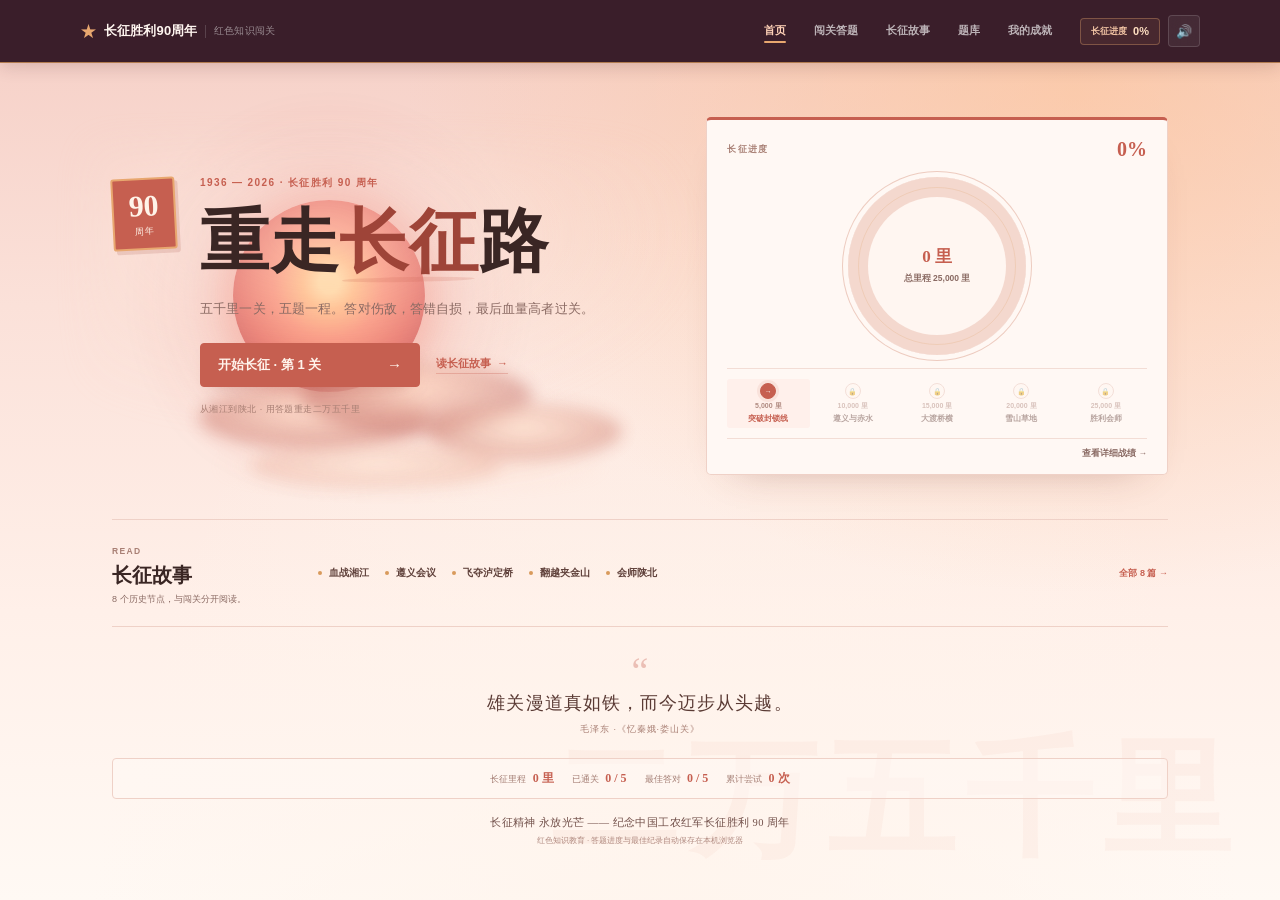
<file: index.html>
<!DOCTYPE html>
<html lang="zh-CN">
<head>
  <meta charset="UTF-8">
  <meta name="viewport" content="width=device-width, initial-scale=1, viewport-fit=cover">
  <meta name="theme-color" content="#3a1e2a">
  <meta name="description" content="重走长征路 · 长征胜利 90 周年知识闯关：五关长征进度、50 血答题对战、长征故事与战绩。">
  <title>重走长征路 · 长征胜利 90 周年知识闯关</title>
  <link rel="icon" href="assets/favicon.svg" type="image/svg+xml">
  <link rel="stylesheet" href="css/style.css">
  <link rel="stylesheet" href="css/campaign.css">
  <link rel="stylesheet" href="css/site.css">
  <link rel="stylesheet" href="css/home.css">
</head>
<body data-page="home">
  <div class="home-page" id="screen-home">
    <header class="home-nav">
      <div class="home-nav__inner">
        <a class="home-brand" href="index.html">
          <span>★</span>
          <b>长征胜利90周年</b>
          <em>红色知识闯关</em>
        </a>

        <nav class="home-nav__links site-links" aria-label="站点导航">
          <a href="index.html" data-page="home">首页</a>
          <a href="game.html?level=1" data-page="game" data-start-link>闯关答题</a>
          <a href="story.html" data-page="story">长征故事</a>
          <a href="bank.html" data-page="bank">题库</a>
          <a href="records.html" data-page="records">我的成就</a>
        </nav>

        <div class="home-nav__right">
          <a class="nav-progress" href="records.html">
            <span>长征进度</span><b id="nav-progress">0%</b>
          </a>
          <button class="sound-toggle" id="sound-toggle" type="button" aria-label="关闭音效">🔊</button>
        </div>
      </div>
    </header>

    <div class="home-watermark" aria-hidden="true">二万五千里</div>

    <main class="home-main">
      <section class="hero" aria-labelledby="hero-title">
        <div class="hero-copy">
          <div class="home-sun" id="home-sun" aria-hidden="true"></div>
          <div class="home-mist" aria-hidden="true"></div>
          <div class="home-sun-clouds" aria-hidden="true">
            <span></span><span></span><span></span><span></span>
          </div>
          <div class="hero-seal" aria-hidden="true">
            <b>90</b><span>周年</span>
          </div>
          <p class="hero-kicker">1936 — 2026 · 长征胜利 90 周年</p>
          <h1 class="hero-title" id="hero-title">重走<em>长征</em>路</h1>
          <p class="hero-sub">五千里一关，五题一程。答对伤敌，答错自损，最后血量高者过关。</p>
          <div class="hero-actions">
            <a class="btn-home" href="game.html?level=1" data-start-link>
              <span id="start-label">开始长征 · 第 1 关</span><b aria-hidden="true">→</b>
            </a>
            <a class="hero-link" href="story.html">读长征故事 <span aria-hidden="true">→</span></a>
          </div>
          <p class="hero-note">从湘江到陕北 · 用答题重走二万五千里</p>
        </div>

        <aside class="progress-card" aria-label="长征进度">
          <div class="progress-card__head">
            <span class="eyebrow">长征进度</span>
            <b id="progress-percent">0%</b>
          </div>

          <div class="progress-dial" id="progress-dial" style="--progress: 0">
            <div class="progress-dial__inner">
              <strong id="progress-distance">0 / 25,000 里</strong>
              <span id="progress-current">当前 · 第 1 关</span>
            </div>
          </div>

          <div class="milestones" id="milestones"></div>

          <a class="progress-more" href="records.html">查看详细战绩 →</a>
        </aside>
      </section>

      <section class="story-section" aria-labelledby="story-heading">
        <div class="story-section__head">
          <span class="eyebrow">READ</span>
          <h2 id="story-heading">长征故事</h2>
          <p>8 个历史节点，与闯关分开阅读。</p>
        </div>
        <div class="story-links">
          <a href="story.html?id=xiangjiang">血战湘江</a>
          <a href="story.html?id=zunyi">遵义会议</a>
          <a href="story.html?id=luding">飞夺泸定桥</a>
          <a href="story.html?id=jiajinshan">翻越夹金山</a>
          <a href="story.html?id=huining">会师陕北</a>
        </div>
        <a class="story-section__all" href="story.html">全部 8 篇 →</a>
      </section>

      <section class="home-quote" aria-label="长征诗句">
        <span class="home-quote__mark" aria-hidden="true">“</span>
        <p>雄关漫道真如铁，而今迈步从头越。</p>
        <small>毛泽东 ·《忆秦娥·娄山关》</small>
      </section>

      <footer class="home-footer">
        <div class="footer-stats" aria-label="长征数据">
          <span>长征里程 <b id="stat-distance">0 里</b></span>
          <span>已通关 <b id="stat-cleared">0 / 5</b></span>
          <span>最佳答对 <b id="stat-best">0 / 5</b></span>
          <span>累计尝试 <b id="stat-attempts">0 次</b></span>
        </div>
        <p>长征精神 永放光芒 —— 纪念中国工农红军长征胜利 90 周年</p>
        <small>红色知识教育 · 答题进度与最佳纪录自动保存在本机浏览器</small>
      </footer>
    </main>
  </div>

  <div class="toast" id="toast" role="status" aria-live="polite"></div>

  <script src="js/questions.js"></script>
  <script src="js/stories.js"></script>
  <script src="js/site.js"></script>
  <script src="js/home.js"></script>
</body>
</html>
</file>
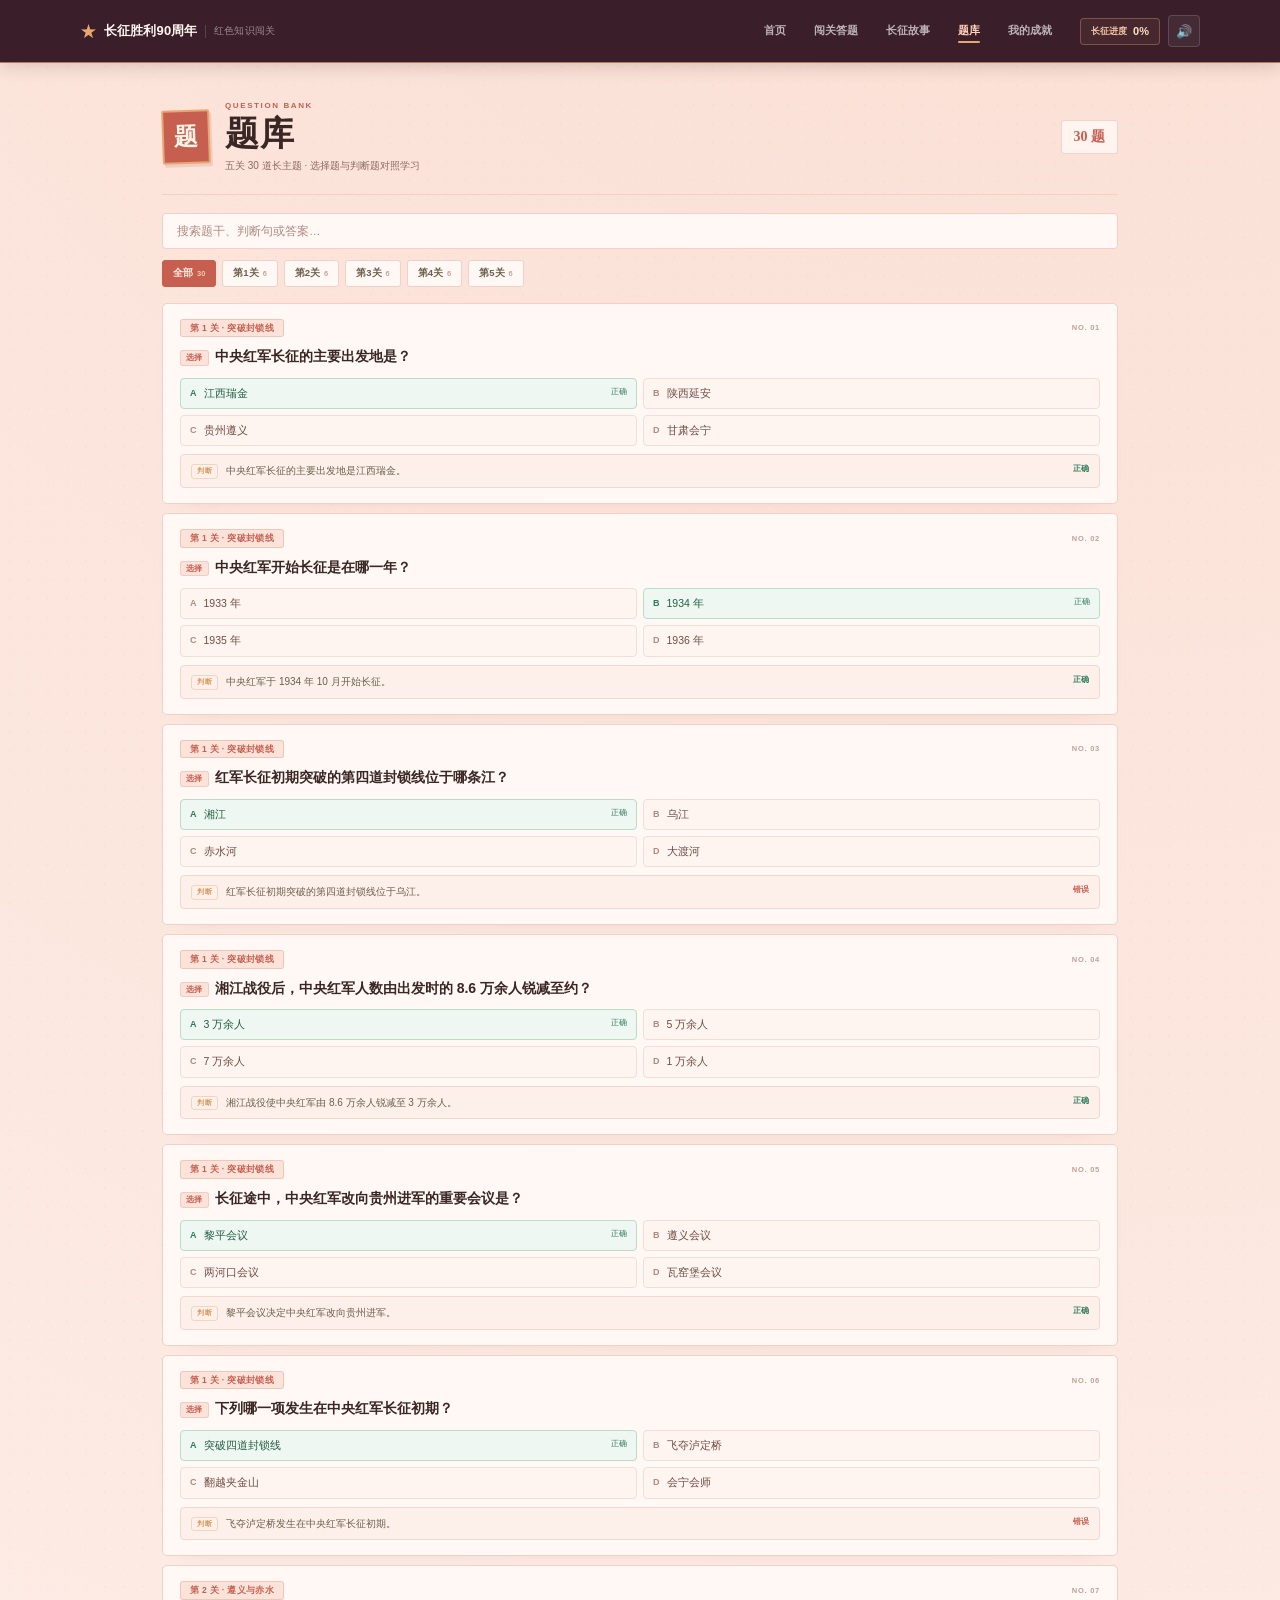
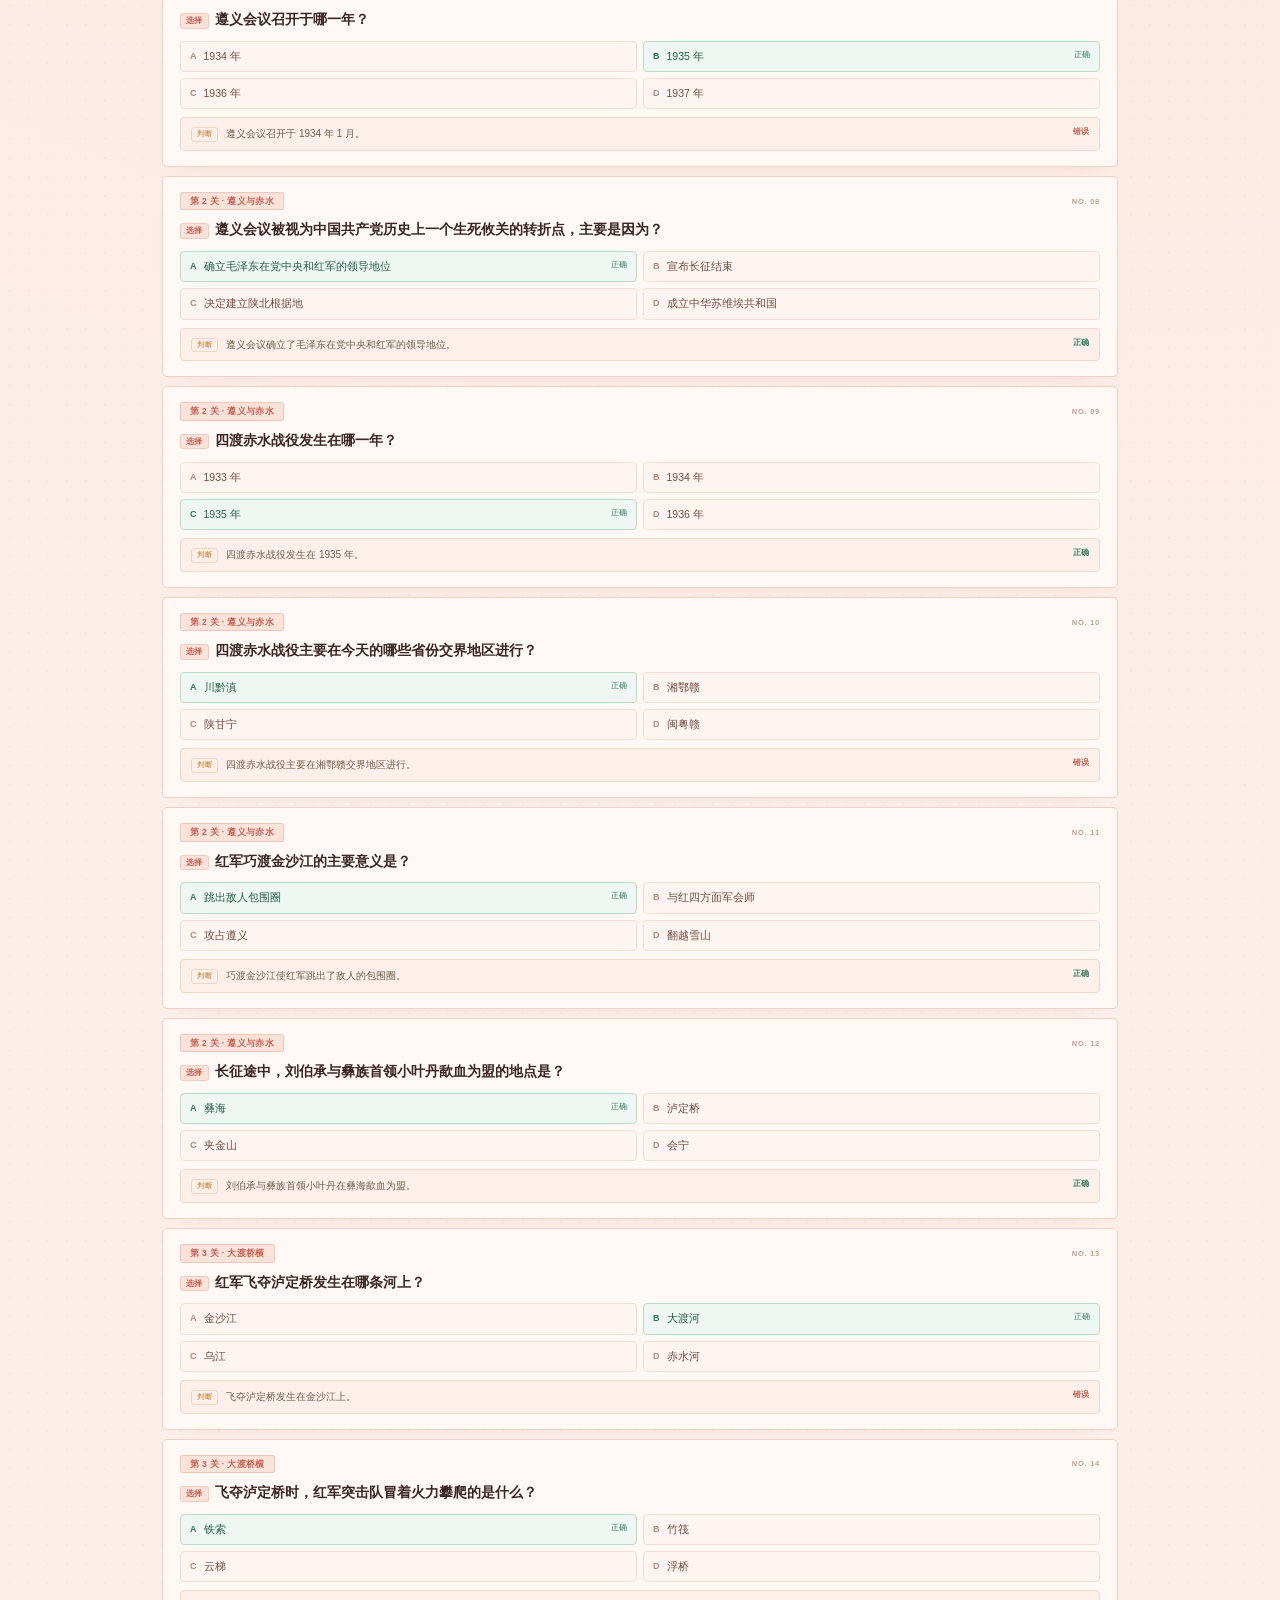
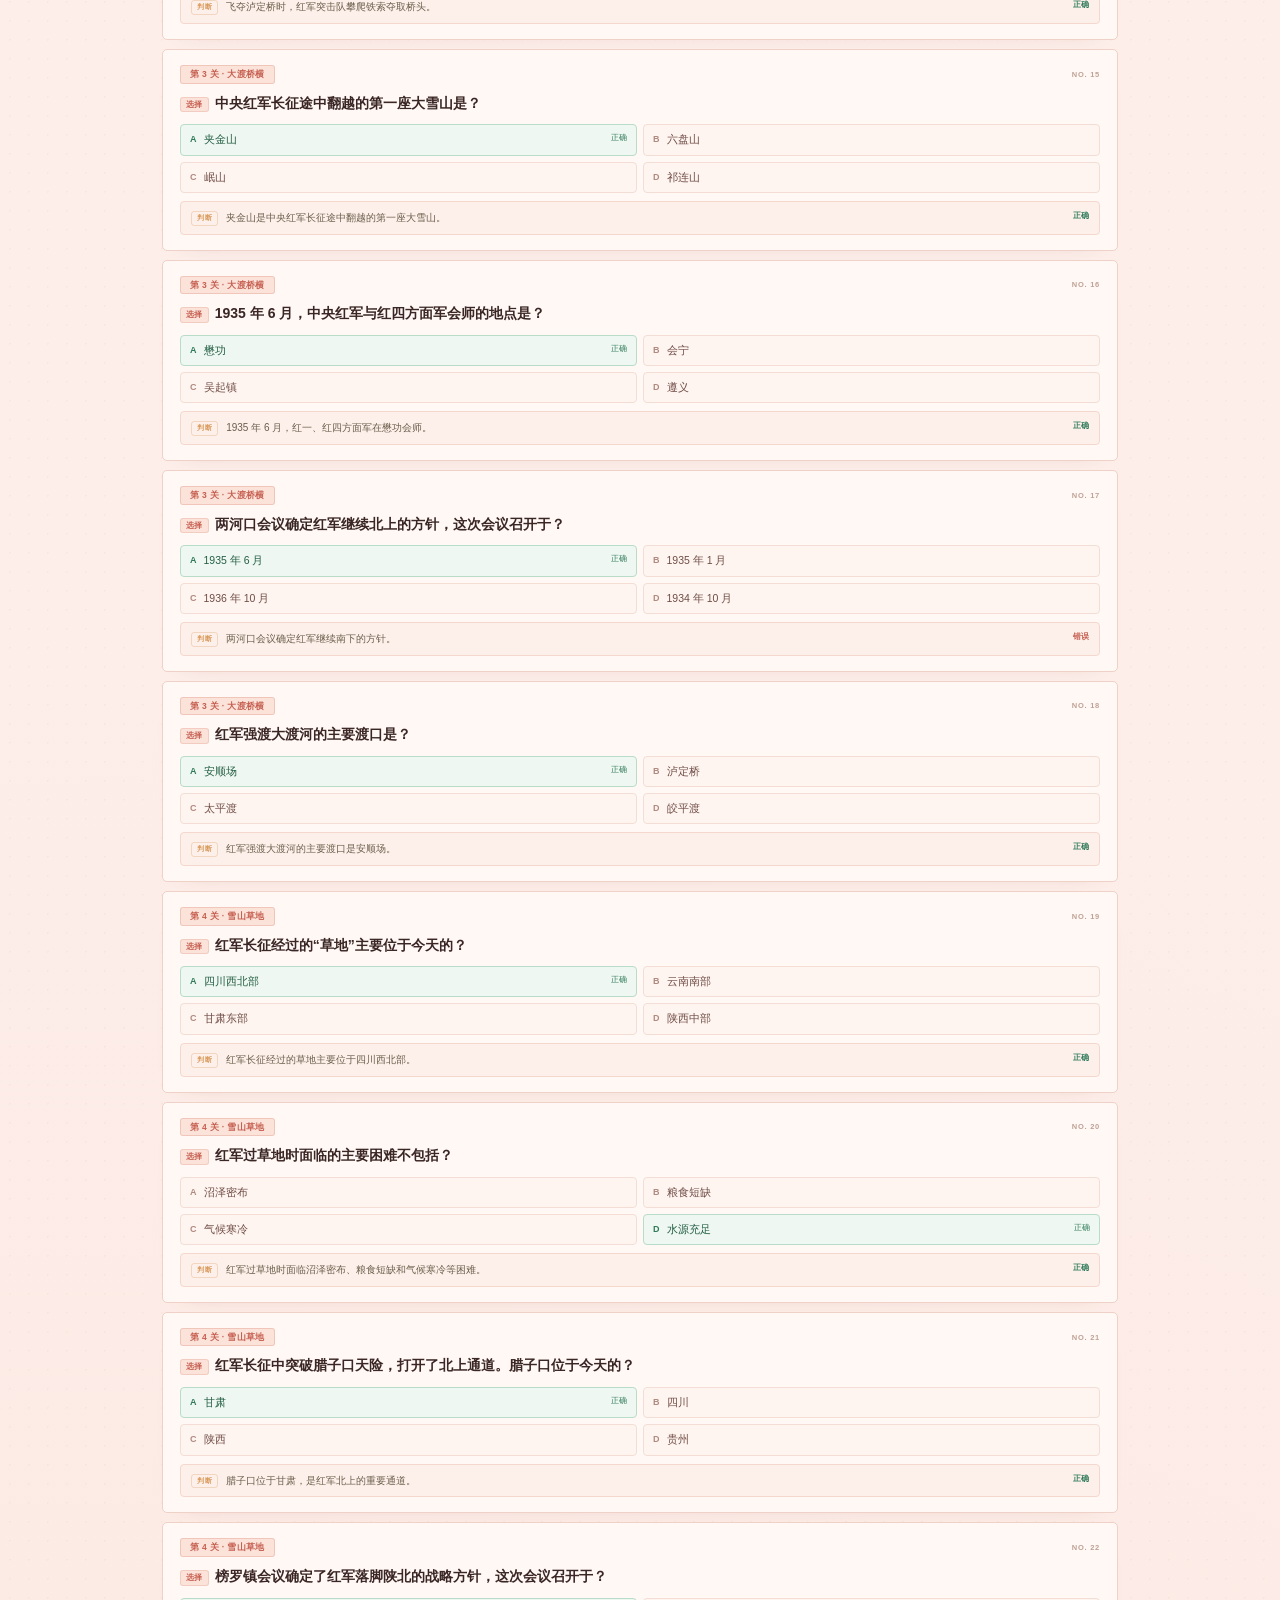
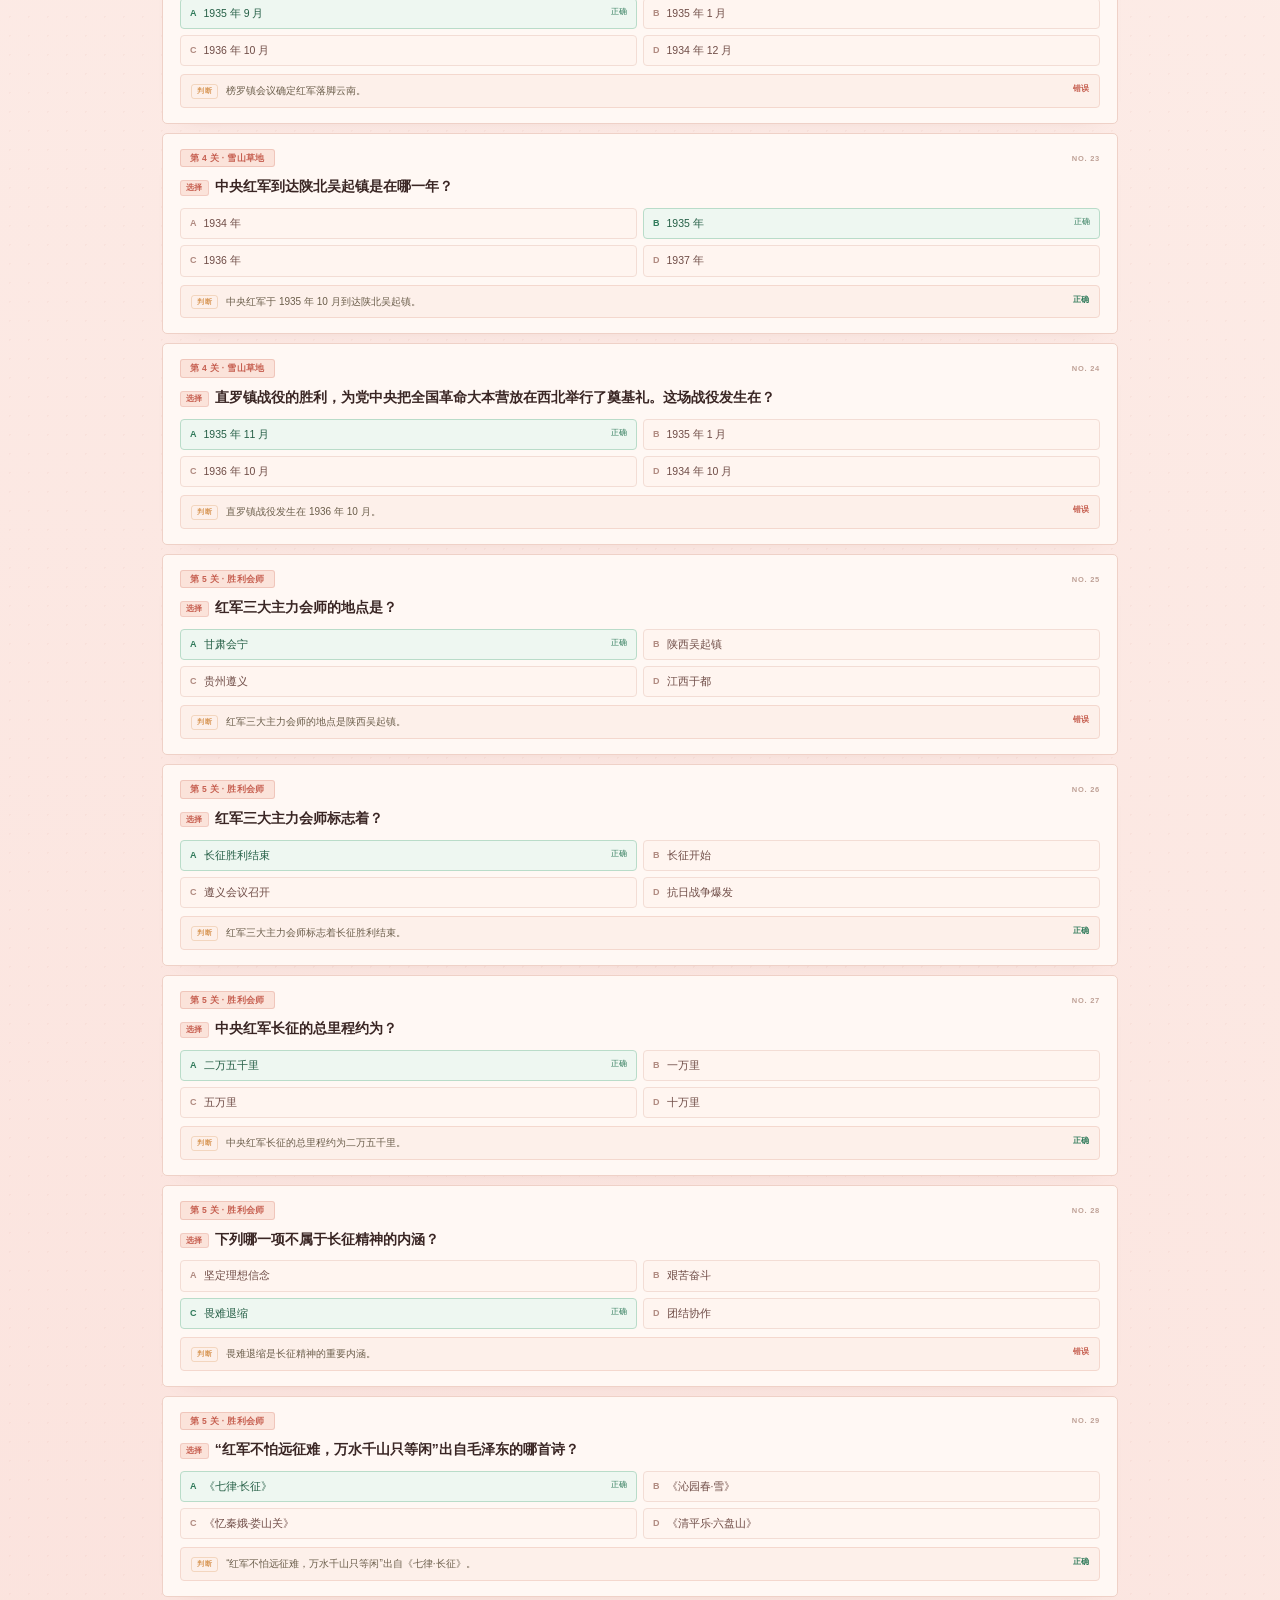
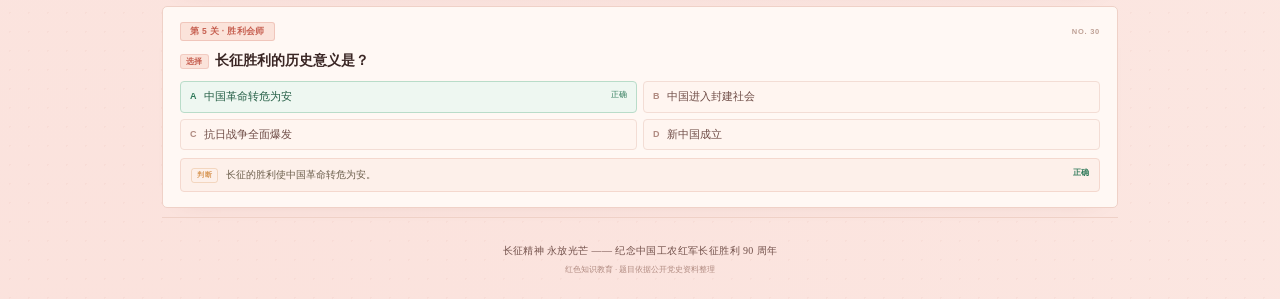
<file: bank.html>
<!DOCTYPE html>
<html lang="zh-CN">
<head>
  <meta charset="UTF-8">
  <meta name="viewport" content="width=device-width, initial-scale=1, viewport-fit=cover">
  <meta name="theme-color" content="#3a1e2a">
  <meta name="description" content="长征问答题库：五关 30 道长征知识题，选择题与判断题对照学习。">
  <title>题库 · 长征问答</title>
  <link rel="icon" href="assets/favicon.svg" type="image/svg+xml">
  <link rel="stylesheet" href="css/style.css">
  <link rel="stylesheet" href="css/campaign.css">
  <link rel="stylesheet" href="css/site.css">
  <link rel="stylesheet" href="css/home.css">
  <link rel="stylesheet" href="css/light.css">
</head>
<body data-page="bank">
  <div class="light-page" id="screen-bank">
    <header class="home-nav">
      <div class="home-nav__inner">
        <a class="home-brand" href="index.html">
          <span>★</span>
          <b>长征胜利90周年</b>
          <em>红色知识闯关</em>
        </a>

        <nav class="home-nav__links site-links" aria-label="站点导航">
          <a href="index.html" data-page="home">首页</a>
          <a href="game.html?level=1" data-page="game" data-start-link>闯关答题</a>
          <a href="story.html" data-page="story">长征故事</a>
          <a href="bank.html" data-page="bank">题库</a>
          <a href="records.html" data-page="records">我的成就</a>
        </nav>

        <div class="home-nav__right">
          <a class="nav-progress" href="records.html">
            <span>长征进度</span><b id="nav-progress">0%</b>
          </a>
          <button class="sound-toggle" id="sound-toggle" type="button" aria-label="关闭音效">🔊</button>
        </div>
      </div>
    </header>

    <main class="light-main">
      <header class="light-head">
        <div class="light-seal" aria-hidden="true">题</div>
        <div class="light-head__text">
          <span class="light-kicker">QUESTION BANK</span>
          <h1>题库</h1>
          <p>五关 30 道长主题 · 选择题与判断题对照学习</p>
        </div>
        <div class="light-count" id="bank-count">30 题</div>
      </header>

      <div class="bank-tools">
        <input id="bank-search" type="search" placeholder="搜索题干、判断句或答案…" autocomplete="off" aria-label="搜索题库">
        <div class="chips" id="bank-cats"></div>
      </div>

      <div class="bank-list" id="bank-list"></div>
      <p class="bank-empty is-hidden" id="bank-empty">没有找到匹配的题目</p>

      <footer class="light-foot">
        <p>长征精神 永放光芒 —— 纪念中国工农红军长征胜利 90 周年</p>
        <small>红色知识教育 · 题目依据公开党史资料整理</small>
      </footer>
    </main>
  </div>

  <div class="toast" id="toast" role="status" aria-live="polite"></div>

  <script src="js/questions.js"></script>
  <script src="js/site.js"></script>
  <script src="js/bank.js"></script>
</body>
</html>
</file>
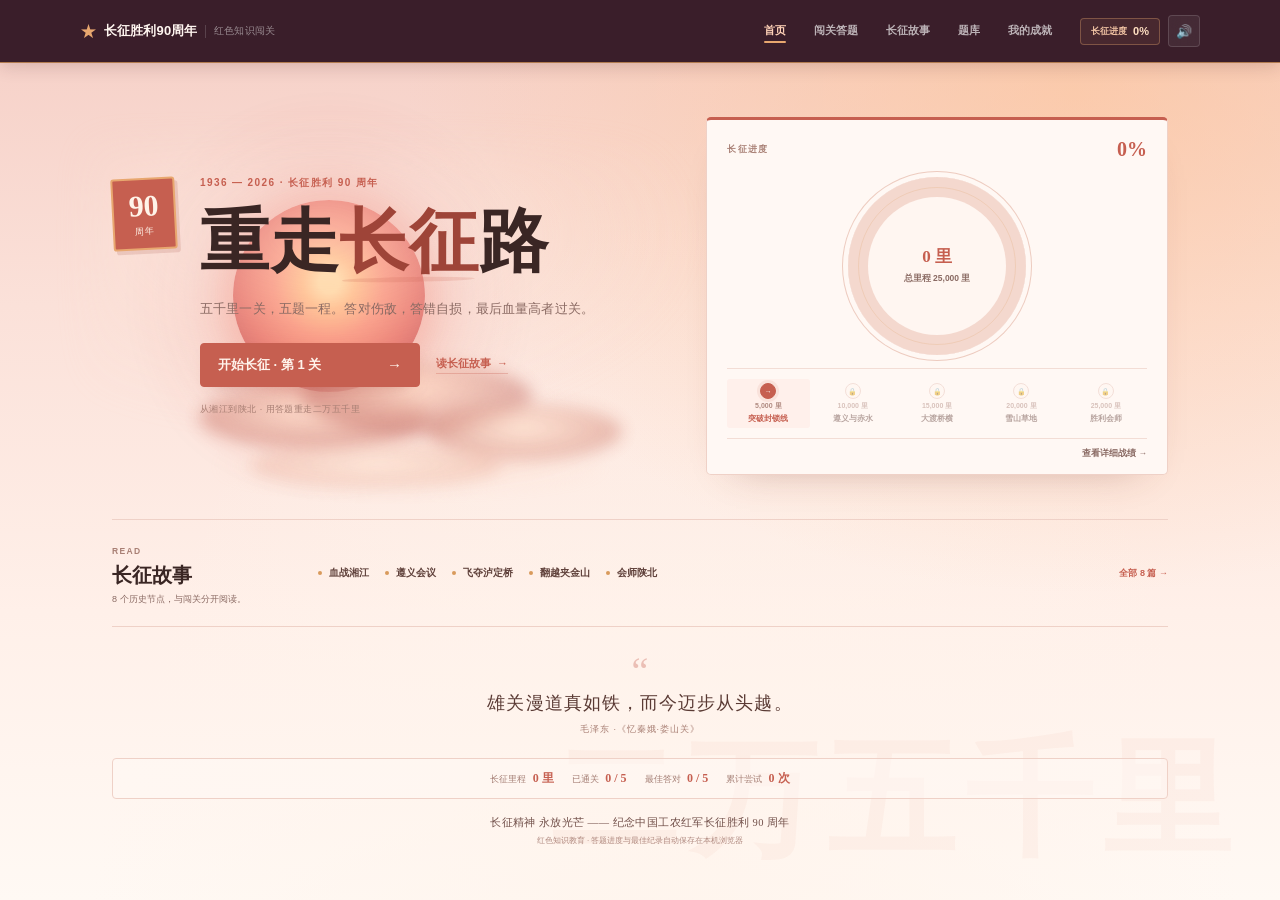
<file: game.html>
<!DOCTYPE html>
<html lang="zh-CN">
<head>
  <meta charset="UTF-8">
  <meta name="viewport" content="width=device-width, initial-scale=1, viewport-fit=cover">
  <meta name="theme-color" content="#070a16">
  <meta name="robots" content="noindex">
  <title>关卡对战 · 长征问答</title>
  <link rel="icon" href="assets/favicon.svg" type="image/svg+xml">
  <link rel="stylesheet" href="css/style.css">
  <link rel="stylesheet" href="css/campaign.css">
  <link rel="stylesheet" href="css/salute.css">
  <link rel="stylesheet" href="css/site.css">
</head>
<body data-page="game">
  <canvas id="confetti" aria-hidden="true"></canvas>
  <button class="sound-toggle" id="sound-toggle" type="button" aria-label="关闭音效">🔊</button>

  <!-- ═══════════ 对战 ═══════════ -->
  <section class="screen screen--battle is-active" id="battle-view">
    <div class="battle-bg" aria-hidden="true"><img id="battle-bg-img" src="assets/battle-sunrise.svg" alt=""></div>
    <div class="battle-veil" aria-hidden="true"></div>

    <div class="battle-inner">
      <div class="battle-topbar">
        <a class="icon-btn" href="index.html"><span>←</span> 撤离</a>
        <div class="battle-brand" id="level-label">第 1 关 · 5,000 里</div>
        <div class="round-dots" id="round-dots" aria-label="题目进度"></div>
      </div>

      <header class="hud">
        <div class="player-card p1" id="hud-p1">
          <div class="avatar avatar--hero" aria-hidden="true"></div>
          <div class="player-info">
            <div class="player-name-row">
              <span class="player-name" id="name-p1">红军 · 星火</span>
            </div>
            <div class="hp-row">
              <div class="hp-track"><div class="hp-fill" id="hp-fill-p1"></div></div>
              <span class="hp-num" id="hp-num-p1">50</span>
            </div>
            <div class="player-status" id="status-p1">准备作答</div>
          </div>
        </div>

        <div class="hud-center">
          <div class="round-tag" id="round-tag">第 1 / 5 题</div>
          <div class="timer" id="timer">
            <svg viewBox="0 0 80 80" aria-hidden="true">
              <circle class="timer-track" cx="40" cy="40" r="34"></circle>
              <circle class="timer-bar" id="timer-bar" cx="40" cy="40" r="34"></circle>
            </svg>
            <span class="timer-num" id="timer-num">12</span>
          </div>
        </div>

        <div class="player-card p2" id="hud-p2">
          <div class="avatar avatar--enemy" aria-hidden="true"></div>
          <div class="player-info">
            <div class="player-name-row">
              <span class="player-name" id="name-p2">湘江追兵</span>
            </div>
            <div class="hp-row">
              <div class="hp-track"><div class="hp-fill" id="hp-fill-p2"></div></div>
              <span class="hp-num" id="hp-num-p2">50</span>
            </div>
            <div class="player-status" id="status-p2">据险阻击</div>
          </div>
        </div>
      </header>

      <main class="arena">
        <div class="question-card" id="question-card">
          <div class="qmeta">
            <div class="qmeta-left">
              <span class="chip" id="q-chip">选择题</span>
              <span class="q-stage" id="q-stage">出发</span>
            </div>
            <span class="q-index" id="q-index">第 1 / 5 题</span>
          </div>
          <h2 class="question-text" id="q-text">题目加载中…</h2>
        </div>

        <div class="options" id="option-list"></div>
        <div class="feedback" id="feedback" aria-live="polite"></div>
      </main>

      <div class="scene-label" id="scene-label">长征路 · 血战湘江</div>
    </div>

    <div class="fx-layer" id="fx-layer" aria-hidden="true"></div>
  </section>

  <!-- ═══════════ 结算 ═══════════ -->
  <section class="screen screen--result" id="result-view">
    <div class="result-bg" aria-hidden="true"><img id="result-bg-img" src="assets/battle-sunrise.svg" alt=""></div>
    <div class="result-veil" aria-hidden="true"></div>

    <div class="result-card" id="result-card">
      <div class="result-emoji" id="result-emoji">🏆</div>
      <div class="result-kicker" id="result-kicker">关卡结算</div>
      <h2 class="result-title" id="result-title">关卡通过</h2>
      <p class="result-sub" id="result-sub">我方兵力高于敌方，成功突围</p>

      <div class="best-banner is-hidden" id="best-banner">🎉 刷新本关最佳纪录</div>

      <div class="final-score">
        <div class="final-side p1">
          <span id="final-name-1">红军 · 星火</span>
          <strong id="final-hp-1">30</strong>
          <small>我方剩余兵力</small>
        </div>
        <div class="final-vs">VS</div>
        <div class="final-side p2">
          <span id="final-name-2">湘江追兵</span>
          <strong id="final-hp-2">20</strong>
          <small>敌方剩余兵力</small>
        </div>
      </div>

      <div class="stat-table stat-table--single" id="stat-table"></div>

      <div class="result-actions">
        <button class="btn-primary" id="btn-next" type="button">前往下一关</button>
        <button class="btn-ghost" id="btn-menu" type="button">返回关卡地图</button>
      </div>
      <p class="result-saved" id="result-saved">本关最佳成绩已保存</p>
      <button class="salute-replay is-hidden" id="btn-salute-replay" type="button">🎖 再看一次敬礼</button>
    </div>
  </section>

  <!-- ═══════════ 红军敬礼动画 ═══════════ -->
  <div class="salute-overlay is-hidden" id="salute-overlay" role="dialog" aria-modal="true" aria-labelledby="salute-title" aria-hidden="true">
    <div class="salute-glow" aria-hidden="true"></div>
    <div class="salute-panel">
      <div class="salute-kicker" id="salute-kicker">LEVEL CLEARED · 长征问答</div>
      <img class="salute-figure" id="salute-figure" src="assets/salute.svg" alt="红军战士向长征致敬">
      <h2 class="salute-title" id="salute-title">关卡通过</h2>
      <p class="salute-sub" id="salute-sub">向长征路上的英雄致敬</p>
      <button class="btn-primary btn-small" id="salute-close" type="button">继续前进</button>
    </div>
  </div>

  <div class="toast" id="toast" role="status" aria-live="polite"></div>

  <script src="js/questions.js"></script>
  <script src="js/site.js"></script>
  <script src="js/game.js"></script>
</body>
</html>
</file>
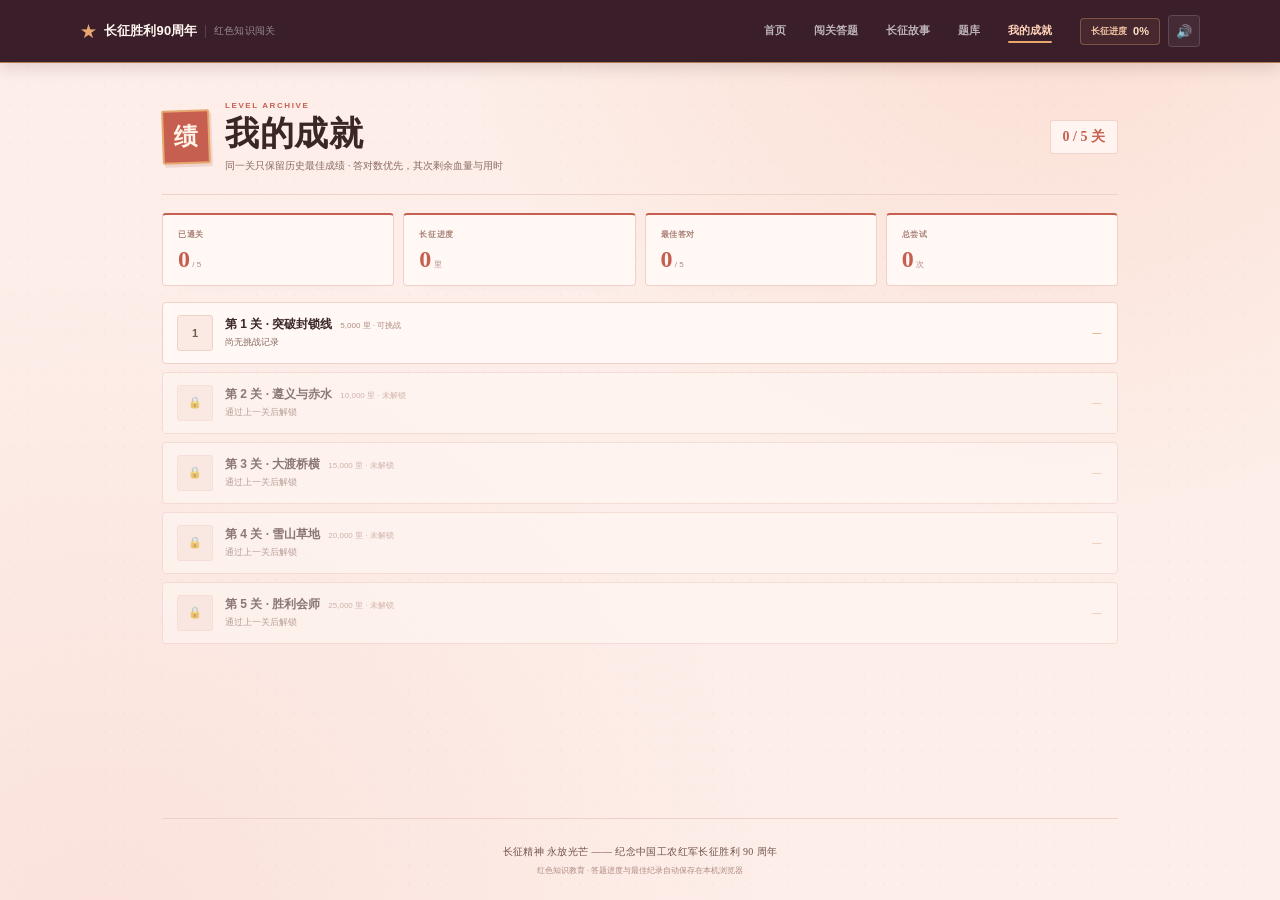
<file: records.html>
<!DOCTYPE html>
<html lang="zh-CN">
<head>
  <meta charset="UTF-8">
  <meta name="viewport" content="width=device-width, initial-scale=1, viewport-fit=cover">
  <meta name="theme-color" content="#3a1e2a">
  <meta name="description" content="长征问答关卡战绩：查看每关最高答对数、通关状态与尝试次数。">
  <title>关卡战绩 · 长征问答</title>
  <link rel="icon" href="assets/favicon.svg" type="image/svg+xml">
  <link rel="stylesheet" href="css/style.css">
  <link rel="stylesheet" href="css/campaign.css">
  <link rel="stylesheet" href="css/site.css">
  <link rel="stylesheet" href="css/home.css">
  <link rel="stylesheet" href="css/light.css">
</head>
<body data-page="records">
  <div class="light-page" id="screen-records">
    <header class="home-nav">
      <div class="home-nav__inner">
        <a class="home-brand" href="index.html">
          <span>★</span>
          <b>长征胜利90周年</b>
          <em>红色知识闯关</em>
        </a>

        <nav class="home-nav__links site-links" aria-label="站点导航">
          <a href="index.html" data-page="home">首页</a>
          <a href="game.html?level=1" data-page="game" data-start-link>闯关答题</a>
          <a href="story.html" data-page="story">长征故事</a>
          <a href="bank.html" data-page="bank">题库</a>
          <a href="records.html" data-page="records">我的成就</a>
        </nav>

        <div class="home-nav__right">
          <a class="nav-progress" href="records.html">
            <span>长征进度</span><b id="nav-progress">0%</b>
          </a>
          <button class="sound-toggle" id="sound-toggle" type="button" aria-label="关闭音效">🔊</button>
        </div>
      </div>
    </header>

    <main class="light-main">
      <header class="light-head">
        <div class="light-seal" aria-hidden="true">绩</div>
        <div class="light-head__text">
          <span class="light-kicker">LEVEL ARCHIVE</span>
          <h1>我的成就</h1>
          <p>同一关只保留历史最佳成绩 · 答对数优先，其次剩余血量与用时</p>
        </div>
        <div class="light-count" id="records-count">0 / 5 关</div>
      </header>

      <div class="record-summary" id="record-summary"></div>
      <div class="record-list" id="record-list"></div>

      <button class="btn-clear" id="btn-reset-progress" type="button">重置长征进度</button>

      <footer class="light-foot">
        <p>长征精神 永放光芒 —— 纪念中国工农红军长征胜利 90 周年</p>
        <small>红色知识教育 · 答题进度与最佳纪录自动保存在本机浏览器</small>
      </footer>
    </main>
  </div>

  <div class="toast" id="toast" role="status" aria-live="polite"></div>

  <script src="js/questions.js"></script>
  <script src="js/site.js"></script>
  <script src="js/records.js"></script>
</body>
</html>
</file>
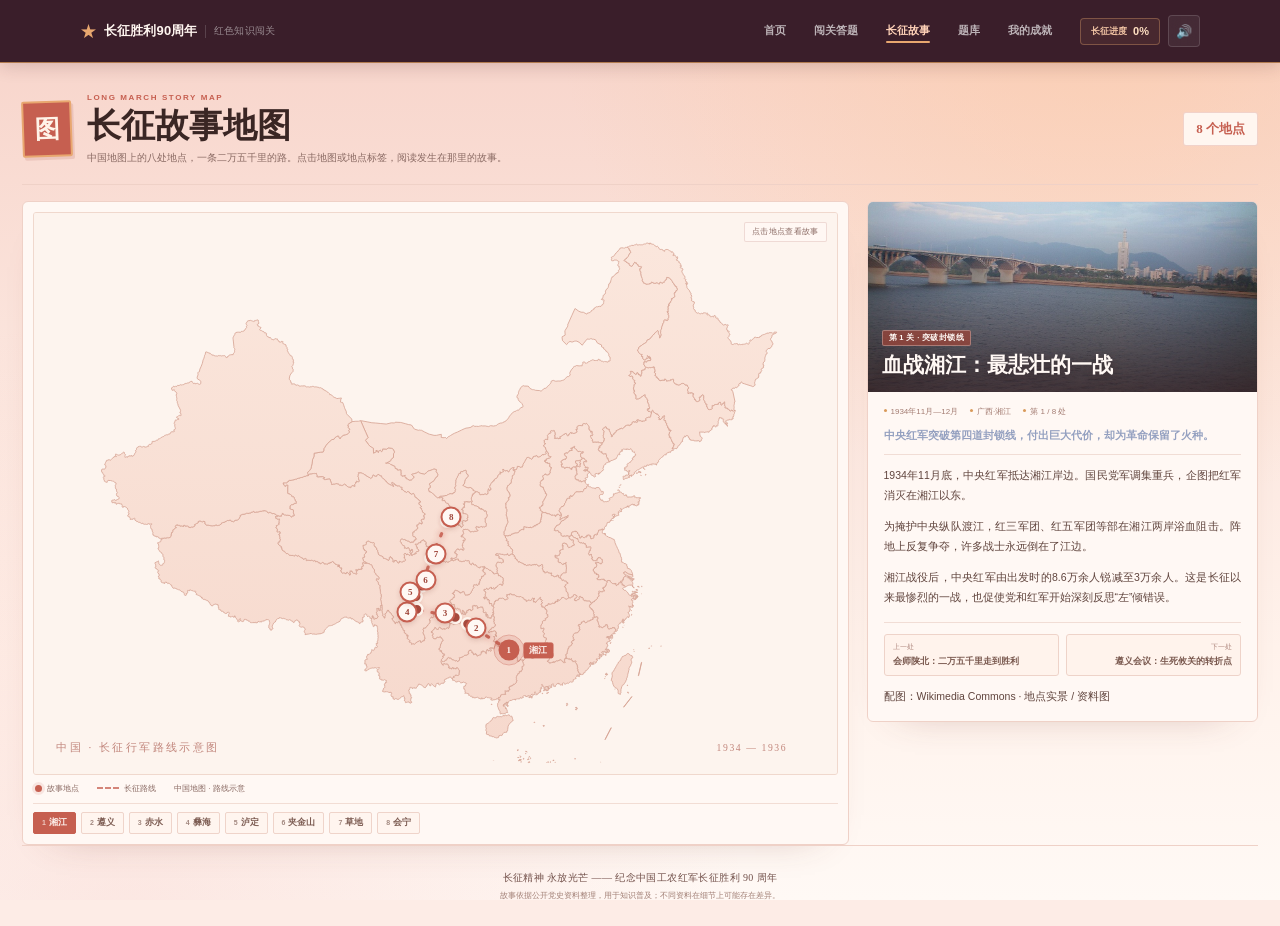
<file: story.html>
<!DOCTYPE html>
<html lang="zh-CN">
<head>
  <meta charset="UTF-8">
  <meta name="viewport" content="width=device-width, initial-scale=1, viewport-fit=cover">
  <meta name="theme-color" content="#3a1e2a">
  <meta name="description" content="长征故事地图：点击长征路线上的地点，阅读湘江、遵义、赤水、泸定桥、夹金山、草地与会师的故事。">
  <title>长征故事地图 · 长征问答</title>
  <link rel="icon" href="assets/favicon.svg" type="image/svg+xml">
  <link rel="stylesheet" href="css/style.css">
  <link rel="stylesheet" href="css/campaign.css">
  <link rel="stylesheet" href="css/site.css">
  <link rel="stylesheet" href="css/home.css">
  <link rel="stylesheet" href="css/story-map.css">
</head>
<body data-page="story">
  <div class="story-page" id="screen-story">
    <header class="home-nav">
      <div class="home-nav__inner">
        <a class="home-brand" href="index.html">
          <span>★</span>
          <b>长征胜利90周年</b>
          <em>红色知识闯关</em>
        </a>

        <nav class="home-nav__links site-links" aria-label="站点导航">
          <a href="index.html" data-page="home">首页</a>
          <a href="game.html?level=1" data-page="game" data-start-link>闯关答题</a>
          <a href="story.html" data-page="story">长征故事</a>
          <a href="bank.html" data-page="bank">题库</a>
          <a href="records.html" data-page="records">我的成就</a>
        </nav>

        <div class="home-nav__right">
          <a class="nav-progress" href="records.html">
            <span>长征进度</span><b id="nav-progress">0%</b>
          </a>
          <button class="sound-toggle" id="sound-toggle" type="button" aria-label="关闭音效">🔊</button>
        </div>
      </div>
    </header>

    <main class="story-main">
      <header class="story-head">
        <div class="story-seal" aria-hidden="true">图</div>
        <div class="story-head__text">
          <span class="story-kicker">LONG MARCH STORY MAP</span>
          <h1>长征故事地图</h1>
          <p>中国地图上的八处地点，一条二万五千里的路。点击地图或地点标签，阅读发生在那里的故事。</p>
        </div>
        <div class="story-count" id="stories-count">8 个地点</div>
      </header>

      <div class="story-layout">
        <section class="story-map-panel" aria-label="长征故事地图">
          <div class="story-map" id="story-map">
            <img class="story-map__bg" src="assets/china-map.svg" alt="中国地图与长征行军路线示意">
            <div class="story-map__points" id="story-map-points"></div>
            <div class="story-map__hint">点击地点查看故事</div>
          </div>
          <div class="story-map__legend">
            <span><i class="legend-dot"></i>故事地点</span>
            <span><i class="legend-route"></i>长征路线</span>
            <span>中国地图 · 路线示意</span>
          </div>
          <div class="story-places" id="story-places" aria-label="故事地点列表"></div>
        </section>

        <aside class="story-panel" id="story-panel" aria-live="polite"></aside>
      </div>

      <footer class="story-foot">
        <p>长征精神 永放光芒 —— 纪念中国工农红军长征胜利 90 周年</p>
        <small>故事依据公开党史资料整理，用于知识普及；不同资料在细节上可能存在差异。</small>
      </footer>
    </main>
  </div>

  <div class="toast" id="toast" role="status" aria-live="polite"></div>

  <script src="js/questions.js"></script>
  <script src="js/stories.js"></script>
  <script src="js/site.js"></script>
  <script src="js/story.js"></script>
</body>
</html>
</file>
<file: css/style.css>
/* ═══════════════════════════════════════════════════════════
   问答对决 · 长征知识竞技
   ═══════════════════════════════════════════════════════════ */

:root {
  --bg: #070a16;
  --bg-2: #0b1022;
  --panel: rgba(255, 255, 255, 0.055);
  --panel-2: rgba(255, 255, 255, 0.085);
  --line: rgba(255, 255, 255, 0.10);
  --line-strong: rgba(255, 255, 255, 0.18);
  --text: #f2f5ff;
  --muted: #94a0c0;
  --dim: #5f6b8c;
  --p1: #42d9ff;
  --p1-2: #4d7cff;
  --p2: #ff5c93;
  --p2-2: #ff8a5b;
  --good: #3ee6a4;
  --bad: #ff5d5d;
  --gold: #ffd166;
  --radius: 16px;
  --shadow: 0 24px 60px -20px rgba(0, 0, 0, 0.7);
  --ease: cubic-bezier(0.22, 1, 0.36, 1);
}

*,
*::before,
*::after {
  box-sizing: border-box;
}

html {
  -webkit-text-size-adjust: 100%;
}

body {
  margin: 0;
  min-height: 100vh;
  min-height: 100dvh;
  overflow: hidden;
  background: var(--bg);
  color: var(--text);
  font-family: "Inter", "PingFang SC", "Hiragino Sans GB", "Microsoft YaHei", system-ui, -apple-system, sans-serif;
  font-feature-settings: "tnum" 1;
  -webkit-font-smoothing: antialiased;
}

body::before {
  content: "";
  position: fixed;
  inset: 0;
  z-index: 0;
  pointer-events: none;
  background:
    radial-gradient(circle at 12% 8%, rgba(66, 217, 255, 0.10), transparent 38%),
    radial-gradient(circle at 88% 12%, rgba(255, 92, 147, 0.09), transparent 36%),
    radial-gradient(circle at 50% 105%, rgba(77, 124, 255, 0.14), transparent 48%);
}

::selection {
  background: rgba(66, 217, 255, 0.3);
  color: #fff;
}

button,
input {
  font: inherit;
}

button {
  -webkit-tap-highlight-color: transparent;
}

h1, h2, h3, p {
  margin: 0;
}

button:focus-visible,
input:focus-visible {
  outline: 2px solid rgba(66, 217, 255, 0.8);
  outline-offset: 2px;
}

.is-hidden {
  display: none !important;
}

.screen {
  position: fixed;
  inset: 0;
  z-index: 1;
  display: none;
  overflow-x: hidden;
}

.screen.is-active {
  display: flex;
}

/* ── 通用控件 ───────────────────────────────────────────── */

.icon-btn {
  display: inline-flex;
  align-items: center;
  gap: 6px;
  padding: 8px 13px;
  border: 1px solid var(--line);
  border-radius: 999px;
  background: rgba(10, 14, 28, 0.5);
  color: var(--muted);
  font-size: 11px;
  font-weight: 700;
  letter-spacing: 0.05em;
  cursor: pointer;
  backdrop-filter: blur(12px);
  -webkit-backdrop-filter: blur(12px);
  transition: color 0.2s, border-color 0.2s, background 0.2s, transform 0.2s;
  white-space: nowrap;
}

.icon-btn:hover {
  color: var(--text);
  border-color: var(--line-strong);
  background: rgba(255, 255, 255, 0.07);
}

.icon-btn:active {
  transform: scale(0.97);
}

.btn-primary {
  position: relative;
  display: inline-flex;
  align-items: center;
  justify-content: center;
  gap: 12px;
  padding: 16px 26px;
  border: 0;
  border-radius: 14px;
  background: linear-gradient(118deg, #5ee7ff 0%, #7ba7ff 48%, #ff8ab5 100%);
  color: #04121b;
  font-size: 16px;
  font-weight: 900;
  letter-spacing: 0.02em;
  cursor: pointer;
  overflow: hidden;
  box-shadow:
    0 18px 40px -14px rgba(66, 217, 255, 0.55),
    inset 0 1px 0 rgba(255, 255, 255, 0.55);
  transition: transform 0.18s var(--ease), box-shadow 0.18s var(--ease);
}

.btn-primary::after {
  content: "";
  position: absolute;
  top: -20%;
  left: -130%;
  width: 55%;
  height: 140%;
  background: linear-gradient(90deg, transparent, rgba(255, 255, 255, 0.5), transparent);
  transform: skewX(-20deg);
  animation: shine 5.2s ease-in-out infinite;
}

.btn-primary:hover {
  transform: translateY(-2px);
  box-shadow:
    0 24px 50px -14px rgba(66, 217, 255, 0.65),
    inset 0 1px 0 rgba(255, 255, 255, 0.6);
}

.btn-primary:active {
  transform: translateY(0) scale(0.99);
}

.btn-small {
  padding: 11px 20px;
  font-size: 13px;
  border-radius: 11px;
}

.btn-ghost {
  flex: 1;
  padding: 14px 18px;
  border: 1px solid var(--line);
  border-radius: 14px;
  background: rgba(255, 255, 255, 0.04);
  color: var(--text);
  font-size: 14px;
  font-weight: 800;
  cursor: pointer;
  transition: background 0.2s, border-color 0.2s, transform 0.2s;
}

.btn-ghost:hover {
  background: rgba(255, 255, 255, 0.08);
  border-color: var(--line-strong);
}

.btn-ghost:active {
  transform: scale(0.99);
}

.chip {
  display: inline-flex;
  align-items: center;
  gap: 5px;
  padding: 4px 9px;
  border-radius: 999px;
  border: 1px solid rgba(66, 217, 255, 0.28);
  background: rgba(66, 217, 255, 0.10);
  color: #8ceaff;
  font-size: 10px;
  font-weight: 800;
  letter-spacing: 0.08em;
  line-height: 1;
  white-space: nowrap;
}

.sound-toggle {
  position: fixed;
  top: 14px;
  right: 14px;
  z-index: 95;
  width: 42px;
  height: 42px;
  display: grid;
  place-items: center;
  border: 1px solid var(--line);
  border-radius: 50%;
  background: rgba(10, 14, 28, 0.62);
  color: var(--text);
  font-size: 16px;
  line-height: 1;
  cursor: pointer;
  backdrop-filter: blur(14px);
  -webkit-backdrop-filter: blur(14px);
  box-shadow: 0 10px 30px -12px #000;
  transition: transform 0.2s, background 0.2s;
}

.sound-toggle:hover {
  transform: scale(1.06);
  background: rgba(255, 255, 255, 0.09);
}

.toast {
  position: fixed;
  left: 50%;
  bottom: 26px;
  z-index: 120;
  padding: 10px 18px;
  border: 1px solid var(--line);
  border-radius: 999px;
  background: rgba(14, 20, 38, 0.95);
  color: var(--text);
  font-size: 12px;
  font-weight: 600;
  opacity: 0;
  pointer-events: none;
  transform: translate(-50%, 16px);
  transition: opacity 0.25s, transform 0.25s;
  backdrop-filter: blur(10px);
  -webkit-backdrop-filter: blur(10px);
  box-shadow: 0 16px 40px -12px #000;
}

.toast.is-show {
  opacity: 1;
  transform: translate(-50%, 0);
}

#confetti {
  position: fixed;
  inset: 0;
  z-index: 90;
  width: 100%;
  height: 100%;
  pointer-events: none;
  display: none;
}

#confetti.is-on {
  display: block;
}

.fx-layer {
  position: fixed;
  inset: 0;
  z-index: 80;
  pointer-events: none;
}

.damage-pop {
  position: fixed;
  z-index: 81;
  font-size: 32px;
  font-weight: 900;
  letter-spacing: -0.03em;
  color: #ff7b8f;
  text-shadow: 0 0 20px rgba(255, 60, 100, 0.8), 0 4px 12px rgba(0, 0, 0, 0.6);
  pointer-events: none;
  animation: dmgFloat 0.95s cubic-bezier(0.2, 0.8, 0.3, 1) forwards;
}

/* ── 首页 ───────────────────────────────────────────────── */

.screen--menu {
  flex-direction: column;
  align-items: center;
  overflow-y: auto;
  padding: 48px 20px 36px;
}

.screen--menu.is-active {
  display: flex;
}

.menu-bg {
  position: fixed;
  inset: 0;
  z-index: 0;
  overflow: hidden;
  pointer-events: none;
}

.menu-bg img {
  width: 100%;
  height: 100%;
  object-fit: cover;
  filter: brightness(0.74) saturate(1.1);
  transform: scale(1.04);
  animation: kenburns 28s ease-in-out infinite alternate;
}

.menu-scrim {
  position: fixed;
  inset: 0;
  z-index: 0;
  pointer-events: none;
  background:
    linear-gradient(180deg, rgba(5, 8, 18, 0.72) 0%, rgba(5, 8, 18, 0.36) 42%, rgba(5, 8, 18, 0.93) 100%),
    radial-gradient(ellipse at 50% 38%, transparent 0%, rgba(5, 8, 18, 0.34) 100%);
}

.menu-inner {
  position: relative;
  z-index: 3;
  width: min(720px, 100%);
  margin: auto;
  padding: 18px 0;
  text-align: center;
}

.menu-deco {
  position: absolute;
  bottom: -24px;
  z-index: 2;
  width: min(23vw, 350px);
  pointer-events: none;
  opacity: 0.94;
  filter: drop-shadow(0 30px 50px rgba(0, 0, 0, 0.65));
  -webkit-mask-image: linear-gradient(180deg, #000 62%, transparent 98%);
  mask-image: linear-gradient(180deg, #000 62%, transparent 98%);
}

.menu-deco--left {
  left: 2vw;
}

.menu-deco--right {
  right: 2vw;
}

.menu-deco img {
  width: 100%;
  display: block;
}

.menu-deco span {
  position: absolute;
  left: 50%;
  bottom: 42px;
  transform: translateX(-50%);
  padding: 5px 11px;
  border: 1px solid rgba(255, 255, 255, 0.12);
  border-radius: 999px;
  background: rgba(6, 10, 22, 0.7);
  color: var(--muted);
  font-size: 10px;
  font-weight: 700;
  letter-spacing: 0.12em;
  white-space: nowrap;
  backdrop-filter: blur(8px);
  -webkit-backdrop-filter: blur(8px);
}

.brand {
  position: relative;
}

.brand-kicker {
  display: inline-flex;
  align-items: center;
  gap: 7px;
  padding: 7px 14px;
  border: 1px solid rgba(255, 209, 102, 0.32);
  border-radius: 999px;
  background: rgba(255, 209, 102, 0.08);
  color: var(--gold);
  font-size: 10px;
  font-weight: 800;
  letter-spacing: 0.18em;
  backdrop-filter: blur(10px);
  -webkit-backdrop-filter: blur(10px);
}

.brand h1 {
  margin: 14px 0 2px;
  font-size: clamp(48px, 7.4vw, 84px);
  font-weight: 900;
  line-height: 1.04;
  letter-spacing: -0.055em;
  background: linear-gradient(180deg, #ffffff 8%, #c6e3ff 58%, #7fa9ff 100%);
  -webkit-background-clip: text;
  background-clip: text;
  color: transparent;
  filter: drop-shadow(0 12px 34px rgba(66, 217, 255, 0.22));
}

.brand-en {
  padding-left: 0.62em;
  color: #8796bd;
  font-size: 10px;
  font-weight: 700;
  letter-spacing: 0.62em;
  line-height: 1.6;
}

.tagline {
  margin-top: 12px;
  color: var(--muted);
  font-size: 14px;
  letter-spacing: 0.16em;
}

.mode-grid {
  display: grid;
  grid-template-columns: 1fr 1fr;
  gap: 12px;
  margin-top: 30px;
}

.mode-card {
  position: relative;
  display: flex;
  flex-direction: column;
  align-items: flex-start;
  gap: 3px;
  padding: 17px 18px 16px;
  padding-right: 38px;
  border: 1px solid var(--line);
  border-radius: 18px;
  background: linear-gradient(158deg, rgba(255, 255, 255, 0.075), rgba(255, 255, 255, 0.018));
  color: var(--text);
  text-align: left;
  cursor: pointer;
  overflow: hidden;
  backdrop-filter: blur(16px);
  -webkit-backdrop-filter: blur(16px);
  box-shadow: 0 16px 40px -26px #000;
  transition: border-color 0.22s, transform 0.22s var(--ease), box-shadow 0.22s;
}

.mode-card::before {
  content: "";
  position: absolute;
  inset: 0;
  background: radial-gradient(130% 120% at 0% 0%, rgba(66, 217, 255, 0.18), transparent 58%);
  opacity: 0;
  transition: opacity 0.25s;
  pointer-events: none;
}

.mode-card:hover {
  transform: translateY(-3px);
  border-color: rgba(255, 255, 255, 0.2);
}

.mode-card:hover::before,
.mode-card.is-selected::before {
  opacity: 1;
}

.mode-card.is-selected {
  border-color: rgba(66, 217, 255, 0.55);
  box-shadow:
    0 0 0 1px rgba(66, 217, 255, 0.16),
    0 20px 50px -24px rgba(66, 217, 255, 0.6);
}

.mode-badge {
  position: absolute;
  top: 14px;
  right: 14px;
  color: var(--dim);
  font-size: 8px;
  font-weight: 700;
  letter-spacing: 0.18em;
}

.mode-icon {
  margin-bottom: 5px;
  font-size: 23px;
  line-height: 1;
}

.mode-name {
  position: relative;
  font-size: 18px;
  font-weight: 900;
  letter-spacing: 0.01em;
}

.mode-desc {
  position: relative;
  color: var(--muted);
  font-size: 11px;
}

.mode-check {
  position: absolute;
  right: 13px;
  bottom: 13px;
  width: 22px;
  height: 22px;
  display: grid;
  place-items: center;
  border-radius: 50%;
  background: linear-gradient(135deg, var(--p1), var(--p2));
  color: #04101a;
  font-size: 12px;
  font-weight: 900;
  opacity: 0;
  transform: scale(0.6);
  transition: opacity 0.22s, transform 0.22s var(--ease);
}

.mode-card.is-selected .mode-check {
  opacity: 1;
  transform: scale(1);
}

.settings {
  display: flex;
  align-items: center;
  justify-content: center;
  gap: 12px;
  flex-wrap: wrap;
  margin-top: 18px;
  padding: 9px 14px;
  border: 1px solid rgba(255, 255, 255, 0.06);
  border-radius: 14px;
  background: rgba(8, 12, 24, 0.38);
  backdrop-filter: blur(12px);
  -webkit-backdrop-filter: blur(12px);
}

.settings-label {
  color: var(--muted);
  font-size: 11px;
  font-weight: 700;
  letter-spacing: 0.06em;
}

.segmented {
  display: flex;
  gap: 3px;
  padding: 3px;
  border: 1px solid rgba(255, 255, 255, 0.06);
  border-radius: 10px;
  background: rgba(0, 0, 0, 0.34);
}

.segmented button {
  padding: 6px 14px;
  border: 0;
  border-radius: 8px;
  background: transparent;
  color: var(--muted);
  font-size: 11px;
  font-weight: 800;
  cursor: pointer;
  transition: background 0.18s, color 0.18s, box-shadow 0.18s;
}

.segmented button.is-active {
  background: linear-gradient(135deg, rgba(66, 217, 255, 0.96), rgba(77, 124, 255, 0.96));
  color: #03111a;
  box-shadow: 0 4px 14px -4px rgba(66, 217, 255, 0.65);
}

.settings-hint {
  color: var(--dim);
  font-size: 9px;
  letter-spacing: 0.03em;
}

.btn-start {
  width: min(340px, 100%);
  margin-top: 22px;
  font-size: 17px;
}

.btn-start:hover .btn-arrow {
  transform: translateX(5px);
}

.btn-arrow {
  font-size: 20px;
  transition: transform 0.2s;
}

.menu-links {
  display: flex;
  justify-content: center;
  gap: 10px;
  flex-wrap: wrap;
  margin-top: 18px;
}

.menu-links button {
  display: inline-flex;
  align-items: center;
  gap: 7px;
  padding: 8px 14px;
  border: 1px solid var(--line);
  border-radius: 999px;
  background: rgba(10, 14, 28, 0.42);
  color: var(--muted);
  font-size: 11px;
  font-weight: 700;
  cursor: pointer;
  backdrop-filter: blur(10px);
  -webkit-backdrop-filter: blur(10px);
  transition: color 0.2s, border-color 0.2s, background 0.2s;
}

.menu-links button:hover {
  color: var(--text);
  border-color: var(--line-strong);
  background: rgba(255, 255, 255, 0.07);
}

.menu-links em {
  padding: 2px 6px;
  border-radius: 999px;
  background: rgba(255, 255, 255, 0.08);
  color: var(--text);
  font-size: 9px;
  font-style: normal;
  font-weight: 800;
}

.menu-foot {
  margin-top: 16px;
  color: rgba(255, 255, 255, 0.28);
  font-size: 9px;
  letter-spacing: 0.08em;
}

/* ── 对战 ───────────────────────────────────────────────── */

.screen--battle {
  overflow: hidden;
  background: #05070f;
}

.screen--battle.is-active {
  display: flex;
}

.battle-bg {
  position: absolute;
  inset: 0;
  z-index: 0;
  overflow: hidden;
}

.battle-bg img {
  width: 100%;
  height: 100%;
  object-fit: cover;
  filter: brightness(0.78) saturate(1.04);
  transform: scale(1.035);
  opacity: 1;
  transition: opacity 0.55s ease;
}

.battle-veil {
  position: absolute;
  inset: 0;
  z-index: 1;
  pointer-events: none;
  background:
    linear-gradient(180deg, rgba(4, 7, 15, 0.78) 0%, rgba(4, 7, 15, 0.26) 26%, rgba(4, 7, 15, 0.46) 68%, rgba(4, 7, 15, 0.94) 100%),
    radial-gradient(ellipse at 50% 42%, transparent 12%, rgba(4, 7, 15, 0.3) 100%);
}

.battle-inner {
  position: relative;
  z-index: 2;
  display: flex;
  flex-direction: column;
  gap: 10px;
  width: 100%;
  max-width: 1180px;
  height: 100%;
  margin: 0 auto;
  padding: 11px clamp(12px, 2.6vw, 28px) 14px;
}

.battle-topbar {
  display: flex;
  align-items: center;
  justify-content: space-between;
  gap: 12px;
  min-height: 34px;
  padding-right: 58px;
}

.battle-brand {
  color: var(--dim);
  font-size: 9px;
  font-weight: 800;
  letter-spacing: 0.2em;
  white-space: nowrap;
}

.battle-brand span {
  opacity: 0.55;
}

.round-dots {
  display: flex;
  align-items: center;
  gap: 4px;
}

.round-dot {
  width: 13px;
  height: 4px;
  border-radius: 999px;
  background: rgba(255, 255, 255, 0.14);
  transition: width 0.3s var(--ease), background 0.3s, box-shadow 0.3s;
}

.round-dot.is-done {
  background: rgba(66, 217, 255, 0.42);
}

.round-dot.is-active {
  width: 20px;
  background: linear-gradient(90deg, var(--p1), var(--p2));
  box-shadow: 0 0 10px rgba(66, 217, 255, 0.65);
}

.hud {
  display: grid;
  grid-template-columns: minmax(0, 1fr) auto minmax(0, 1fr);
  align-items: center;
  gap: clamp(8px, 2vw, 22px);
}

.player-card {
  display: flex;
  align-items: center;
  gap: 10px;
  min-width: 0;
  padding: 9px 12px;
  border: 1px solid var(--line);
  border-radius: 16px;
  background: linear-gradient(158deg, rgba(255, 255, 255, 0.075), rgba(255, 255, 255, 0.022));
  box-shadow: 0 14px 34px -24px #000;
  backdrop-filter: blur(16px);
  -webkit-backdrop-filter: blur(16px);
}

.player-card.p1 {
  border-color: rgba(66, 217, 255, 0.23);
}

.player-card.p2 {
  flex-direction: row-reverse;
  border-color: rgba(255, 92, 147, 0.23);
  text-align: right;
}

.player-card.is-hit {
  animation: cardShake 0.42s;
}

.avatar {
  flex: 0 0 auto;
  width: 46px;
  height: 46px;
  border: 1px solid rgba(255, 255, 255, 0.12);
  border-radius: 13px;
  background-color: #0c1220;
  background-repeat: no-repeat;
  background-size: 250%;
  background-position: 50% 43%;
  box-shadow: inset 0 0 20px rgba(0, 0, 0, 0.5);
}

.avatar--hero {
  border-color: rgba(66, 217, 255, 0.35);
  background-color: #12323a;
  background-image: url("../assets/hero.svg");
}

.avatar--enemy {
  border-color: rgba(255, 92, 147, 0.35);
  background-color: #311726;
  background-image: url("../assets/enemy.svg");
}

.player-info {
  flex: 1;
  min-width: 0;
}

.player-name-row {
  display: flex;
  align-items: center;
  gap: 7px;
}

.p2 .player-name-row {
  justify-content: flex-end;
}

.player-name {
  overflow: hidden;
  color: var(--text);
  font-size: 12px;
  font-weight: 800;
  letter-spacing: 0.02em;
  white-space: nowrap;
  text-overflow: ellipsis;
}

.combo {
  padding: 2px 6px;
  border: 1px solid rgba(255, 209, 102, 0.28);
  border-radius: 999px;
  background: rgba(255, 209, 102, 0.1);
  color: var(--gold);
  font-size: 9px;
  font-weight: 800;
  line-height: 1.2;
  opacity: 0;
  transform: scale(0.75);
  transition: opacity 0.2s, transform 0.2s var(--ease);
}

.combo.is-on {
  opacity: 1;
  transform: scale(1);
}

.hp-row {
  display: flex;
  align-items: center;
  gap: 8px;
  margin-top: 5px;
}

.hp-track {
  flex: 1;
  height: 7px;
  overflow: hidden;
  border-radius: 999px;
  background: rgba(0, 0, 0, 0.42);
  box-shadow: inset 0 1px 2px rgba(0, 0, 0, 0.5);
}

.hp-fill {
  width: 100%;
  height: 100%;
  border-radius: inherit;
  background: linear-gradient(90deg, #42d9ff, #4d7cff);
  box-shadow: 0 0 12px rgba(66, 217, 255, 0.5);
  transition: width 0.55s var(--ease), background 0.3s;
}

.p2 .hp-fill {
  background: linear-gradient(90deg, #ff5c93, #ff8a5b);
  box-shadow: 0 0 12px rgba(255, 92, 147, 0.5);
}

.hp-fill.is-low {
  background: linear-gradient(90deg, #ff5d5d, #ffb45d) !important;
  box-shadow: 0 0 14px rgba(255, 93, 93, 0.6) !important;
  animation: pulse 0.9s ease-in-out infinite;
}

.hp-num {
  min-width: 22px;
  color: var(--muted);
  font-size: 10px;
  font-weight: 800;
  font-variant-numeric: tabular-nums;
  text-align: right;
}

.player-status {
  min-height: 12px;
  margin-top: 3px;
  overflow: hidden;
  color: var(--dim);
  font-size: 9px;
  font-weight: 600;
  letter-spacing: 0.03em;
  white-space: nowrap;
  text-overflow: ellipsis;
}

.player-status.is-thinking {
  color: var(--p2);
  animation: pulse 1.2s ease-in-out infinite;
}

.hud-center {
  display: flex;
  flex-direction: column;
  align-items: center;
  gap: 4px;
}

.round-tag {
  color: var(--dim);
  font-size: 8px;
  font-weight: 800;
  letter-spacing: 0.18em;
  white-space: nowrap;
}

.timer {
  position: relative;
  display: grid;
  place-items: center;
  width: 74px;
  height: 74px;
}

.timer svg {
  position: absolute;
  inset: 0;
  width: 100%;
  height: 100%;
  transform: rotate(-90deg);
}

.timer circle {
  fill: none;
  stroke-width: 5;
}

.timer-track {
  stroke: rgba(255, 255, 255, 0.09);
}

.timer-bar {
  stroke: var(--p1);
  stroke-linecap: round;
  stroke-dasharray: 213.63;
  stroke-dashoffset: 0;
  filter: drop-shadow(0 0 6px rgba(66, 217, 255, 0.55));
  transition: stroke 0.3s, stroke-dashoffset 0.1s linear;
}

.timer-num {
  position: relative;
  z-index: 1;
  font-size: 24px;
  font-weight: 900;
  font-variant-numeric: tabular-nums;
  letter-spacing: -0.04em;
}

.timer.is-low .timer-bar {
  stroke: var(--bad);
  filter: drop-shadow(0 0 8px rgba(255, 93, 93, 0.7));
}

.timer.is-low .timer-num {
  color: #ffb0b0;
  animation: pulse 0.8s ease-in-out infinite;
}

.arena {
  flex: 1;
  display: flex;
  flex-direction: column;
  justify-content: center;
  gap: 10px;
  min-height: 0;
}

.question-card {
  position: relative;
  overflow: hidden;
  padding: clamp(13px, 2vw, 21px) clamp(16px, 2.4vw, 26px);
  border: 1px solid rgba(255, 255, 255, 0.12);
  border-radius: 20px;
  background: linear-gradient(158deg, rgba(12, 18, 36, 0.84), rgba(10, 14, 28, 0.66));
  box-shadow: 0 24px 50px -30px #000, inset 0 1px 0 rgba(255, 255, 255, 0.06);
  backdrop-filter: blur(18px);
  -webkit-backdrop-filter: blur(18px);
}

.question-card::before {
  content: "";
  position: absolute;
  left: 0;
  top: 0;
  bottom: 0;
  width: 3px;
  background: linear-gradient(180deg, var(--p1), var(--p2));
  opacity: 0.85;
}

.question-card.is-enter {
  animation: qIn 0.45s var(--ease);
}

.qmeta {
  display: flex;
  align-items: center;
  justify-content: space-between;
  gap: 10px;
  margin-bottom: 8px;
}

.q-index {
  color: var(--dim);
  font-size: 9px;
  font-weight: 700;
  letter-spacing: 0.1em;
  white-space: nowrap;
}

.question-text {
  font-size: clamp(17px, 2.5vw, 26px);
  font-weight: 800;
  line-height: 1.45;
  letter-spacing: 0.005em;
  text-wrap: balance;
}

.options {
  display: grid;
  grid-template-columns: 1fr 1fr;
  gap: 9px;
}

.option {
  position: relative;
  display: flex;
  align-items: center;
  gap: 11px;
  min-height: 58px;
  padding: 10px 13px;
  overflow: hidden;
  border: 1px solid rgba(255, 255, 255, 0.1);
  border-radius: 14px;
  background: linear-gradient(158deg, rgba(255, 255, 255, 0.065), rgba(255, 255, 255, 0.024));
  color: var(--text);
  font-size: 14px;
  text-align: left;
  cursor: pointer;
  backdrop-filter: blur(12px);
  -webkit-backdrop-filter: blur(12px);
  transition: border-color 0.18s, background 0.18s, transform 0.18s, opacity 0.25s;
}

.option .badge {
  flex: 0 0 auto;
  display: grid;
  place-items: center;
  width: 29px;
  height: 29px;
  border: 1px solid rgba(255, 255, 255, 0.06);
  border-radius: 8px;
  background: rgba(255, 255, 255, 0.07);
  color: var(--muted);
  font-size: 11px;
  font-weight: 900;
  transition: background 0.18s, color 0.18s;
}

.option .label {
  flex: 1;
  line-height: 1.35;
}

.option .key {
  flex: 0 0 auto;
  padding: 2px 4px;
  border: 1px solid rgba(255, 255, 255, 0.1);
  border-radius: 5px;
  color: var(--dim);
  font-size: 8px;
  font-weight: 800;
  letter-spacing: 0.08em;
}

@media (hover: hover) {
  .option:hover:not(:disabled) {
    border-color: rgba(66, 217, 255, 0.5);
    background: rgba(66, 217, 255, 0.1);
    transform: translateY(-1px);
  }

  .option:hover:not(:disabled) .badge {
    background: rgba(66, 217, 255, 0.2);
    color: #bff4ff;
  }
}

.option:disabled {
  cursor: default;
}

.option.is-picked {
  border-color: rgba(66, 217, 255, 0.55);
  background: rgba(66, 217, 255, 0.1);
}

.option.is-correct {
  border-color: rgba(62, 230, 164, 0.78);
  background: rgba(62, 230, 164, 0.14);
  box-shadow: 0 0 0 1px rgba(62, 230, 164, 0.14), 0 10px 30px -18px rgba(62, 230, 164, 0.55);
}

.option.is-correct .badge {
  border-color: transparent;
  background: var(--good);
  color: #04140d;
}

.option.is-wrong {
  border-color: rgba(255, 93, 93, 0.68);
  background: rgba(255, 93, 93, 0.13);
}

.option.is-wrong .badge {
  border-color: transparent;
  background: var(--bad);
  color: #1a0505;
}

.option.is-muted {
  opacity: 0.36;
}

.pick-tag {
  flex: 0 0 auto;
  margin-left: 2px;
  padding: 2px 5px;
  border: 1px solid rgba(255, 92, 147, 0.32);
  border-radius: 5px;
  background: rgba(0, 0, 0, 0.42);
  color: var(--p2);
  font-size: 8px;
  font-weight: 900;
  letter-spacing: 0.06em;
}

.options.is-static .option {
  cursor: default;
  pointer-events: none;
}

.options.is-static .option:hover {
  transform: none;
}

.pads {
  display: grid;
  grid-template-columns: 1fr 1fr;
  gap: 9px;
}

.pad {
  padding: 8px 10px 10px;
  border: 1px solid rgba(66, 217, 255, 0.2);
  border-radius: 14px;
  background: rgba(8, 14, 26, 0.56);
  backdrop-filter: blur(12px);
  -webkit-backdrop-filter: blur(12px);
}

.pad--p2 {
  border-color: rgba(255, 92, 147, 0.2);
}

.pad-head {
  display: flex;
  align-items: center;
  justify-content: space-between;
  gap: 8px;
  margin-bottom: 6px;
  color: var(--muted);
  font-size: 9px;
  font-weight: 800;
  letter-spacing: 0.04em;
}

.pad-hint {
  color: var(--dim);
  font-size: 7px;
  letter-spacing: 0.14em;
}

.pad-buttons {
  display: grid;
  grid-template-columns: repeat(4, 1fr);
  gap: 6px;
}

.pad-btn {
  display: flex;
  flex-direction: column;
  align-items: center;
  justify-content: center;
  height: 43px;
  padding: 0;
  border: 1px solid rgba(255, 255, 255, 0.1);
  border-radius: 10px;
  background: rgba(255, 255, 255, 0.05);
  color: var(--text);
  cursor: pointer;
  transition: border-color 0.15s, background 0.15s, color 0.15s, opacity 0.2s;
}

.pad-btn b {
  font-size: 15px;
  font-weight: 900;
  line-height: 1;
}

.pad-btn small {
  margin-top: 2px;
  color: var(--dim);
  font-size: 7px;
  font-weight: 700;
  letter-spacing: 0.06em;
}

.pad-btn:disabled {
  cursor: default;
}

.pad-btn.is-picked {
  border-color: var(--p1);
  background: rgba(66, 217, 255, 0.13);
}

.pad--p2 .pad-btn.is-picked {
  border-color: var(--p2);
  background: rgba(255, 92, 147, 0.13);
}

.pad-btn.is-correct {
  border-color: var(--good);
  background: rgba(62, 230, 164, 0.16);
  color: #d9ffef;
}

.pad-btn.is-wrong {
  border-color: var(--bad);
  background: rgba(255, 93, 93, 0.15);
  color: #ffd7d7;
}

.pad-btn.is-missed {
  opacity: 0.45;
}

.feedback {
  display: flex;
  align-items: center;
  justify-content: center;
  flex-wrap: wrap;
  gap: 8px;
  min-height: 18px;
  color: var(--muted);
  font-size: 11px;
  font-weight: 700;
  text-align: center;
}

.feedback .good {
  color: var(--good);
}

.feedback .bad {
  color: #ff9a9a;
}

.feedback .fb-sep {
  color: var(--dim);
  opacity: 0.6;
}

.scene-label {
  position: absolute;
  right: 0;
  bottom: 0;
  color: rgba(255, 255, 255, 0.38);
  font-size: 8px;
  font-weight: 600;
  letter-spacing: 0.16em;
  pointer-events: none;
}

/* ── 结算 ───────────────────────────────────────────────── */

.screen--result {
  align-items: center;
  justify-content: center;
  overflow-y: auto;
  padding: 24px 18px;
}

.screen--result.is-active {
  display: flex;
}

.result-bg {
  position: fixed;
  inset: 0;
  z-index: 0;
  overflow: hidden;
}

.result-bg img {
  width: 100%;
  height: 100%;
  object-fit: cover;
  filter: brightness(0.5) blur(3px) saturate(1.05);
  transform: scale(1.05);
}

.result-veil {
  position: fixed;
  inset: 0;
  z-index: 1;
  pointer-events: none;
  background:
    radial-gradient(ellipse at 50% 44%, rgba(6, 9, 20, 0.35) 0%, rgba(6, 9, 20, 0.92) 100%),
    linear-gradient(180deg, rgba(6, 9, 20, 0.55), rgba(6, 9, 20, 0.85));
}

.result-card {
  position: relative;
  z-index: 2;
  width: min(560px, 100%);
  max-height: 94dvh;
  margin: auto;
  padding: 30px clamp(18px, 4vw, 32px) 23px;
  overflow-y: auto;
  border: 1px solid rgba(255, 255, 255, 0.14);
  border-radius: 26px;
  background: linear-gradient(165deg, rgba(18, 24, 44, 0.92), rgba(8, 11, 22, 0.9));
  box-shadow: 0 40px 100px -30px #000, inset 0 1px 0 rgba(255, 255, 255, 0.1);
  text-align: center;
  backdrop-filter: blur(24px);
  -webkit-backdrop-filter: blur(24px);
  animation: cardIn 0.55s var(--ease);
}

.result-emoji {
  font-size: 58px;
  line-height: 1;
  filter: drop-shadow(0 12px 24px rgba(0, 0, 0, 0.45));
}

.result-kicker {
  margin-top: 10px;
  color: var(--dim);
  font-size: 9px;
  font-weight: 800;
  letter-spacing: 0.28em;
}

.result-title {
  margin: 5px 0 4px;
  font-size: clamp(34px, 5.4vw, 46px);
  font-weight: 900;
  line-height: 1.1;
  letter-spacing: -0.035em;
  background: linear-gradient(100deg, #ffffff, #9fe8ff 58%, #7aa7ff);
  -webkit-background-clip: text;
  background-clip: text;
  color: transparent;
}

.result-card.is-lose .result-title {
  background-image: linear-gradient(100deg, #ffffff, #ffb0c7 58%, #ff6b8a);
}

.result-card.is-draw .result-title {
  background-image: linear-gradient(100deg, #ffffff, #ffe6a8 58%, #ffc75f);
}

.result-sub {
  color: var(--muted);
  font-size: 12px;
  line-height: 1.6;
}

.final-score {
  display: grid;
  grid-template-columns: 1fr auto 1fr;
  align-items: center;
  gap: 10px;
  margin: 20px 0 17px;
  padding: 14px 12px;
  border: 1px solid rgba(255, 255, 255, 0.07);
  border-radius: 16px;
  background: rgba(255, 255, 255, 0.035);
}

.final-side {
  display: flex;
  flex-direction: column;
  gap: 3px;
  min-width: 0;
}

.final-side span {
  overflow: hidden;
  color: var(--muted);
  font-size: 10px;
  font-weight: 700;
  white-space: nowrap;
  text-overflow: ellipsis;
}

.final-side strong {
  font-size: 34px;
  font-weight: 900;
  line-height: 1;
  font-variant-numeric: tabular-nums;
  letter-spacing: -0.03em;
}

.final-side.p1 strong {
  color: var(--p1);
  text-shadow: 0 0 24px rgba(66, 217, 255, 0.3);
}

.final-side.p2 strong {
  color: var(--p2);
  text-shadow: 0 0 24px rgba(255, 92, 147, 0.3);
}

.final-side small {
  color: var(--dim);
  font-size: 8px;
  letter-spacing: 0.08em;
}

.final-vs {
  color: var(--dim);
  font-size: 9px;
  font-weight: 800;
  letter-spacing: 0.16em;
}

.stat-table {
  margin-bottom: 20px;
  overflow: hidden;
  border: 1px solid rgba(255, 255, 255, 0.07);
  border-radius: 14px;
}

.stat-row {
  display: grid;
  grid-template-columns: 1.2fr 1fr 1fr;
  align-items: center;
  padding: 9px 12px;
  border-top: 1px solid rgba(255, 255, 255, 0.05);
  font-size: 11px;
}

.stat-row:first-child {
  border-top: 0;
  background: rgba(255, 255, 255, 0.04);
  color: var(--dim);
  font-size: 8px;
  font-weight: 800;
  letter-spacing: 0.08em;
}

.stat-row span {
  color: var(--muted);
  text-align: left;
}

.stat-row b {
  color: var(--text);
  font-weight: 800;
  font-variant-numeric: tabular-nums;
  text-align: center;
}

.stat-row b.p1v {
  color: #a9efff;
}

.stat-row b.p2v {
  color: #ffb7cd;
}

.result-actions {
  display: flex;
  gap: 10px;
}

.result-actions .btn-primary {
  flex: 1;
  padding: 14px 18px;
  font-size: 14px;
}

.result-actions .btn-ghost {
  flex: 1;
}

.result-saved {
  margin-top: 11px;
  color: var(--dim);
  font-size: 9px;
  letter-spacing: 0.08em;
}

/* ── 题库 / 战绩 ────────────────────────────────────────── */

.screen--sub {
  overflow-y: auto;
  background: var(--bg);
}

.screen--sub.is-active {
  display: block;
}

.sub-bg {
  position: fixed;
  inset: 0;
  z-index: 0;
  pointer-events: none;
  background-image:
    radial-gradient(circle at 14% 0%, rgba(66, 217, 255, 0.11), transparent 34%),
    radial-gradient(circle at 88% 8%, rgba(255, 92, 147, 0.09), transparent 34%),
    linear-gradient(rgba(255, 255, 255, 0.022) 1px, transparent 1px),
    linear-gradient(90deg, rgba(255, 255, 255, 0.022) 1px, transparent 1px);
  background-size: auto, auto, 46px 46px, 46px 46px;
  -webkit-mask-image: linear-gradient(180deg, #000 0%, transparent 78%);
  mask-image: linear-gradient(180deg, #000 0%, transparent 78%);
}

.sub-inner {
  position: relative;
  z-index: 1;
  width: min(920px, 100%);
  margin: 0 auto;
  padding: 20px 20px 60px;
}

.sub-header {
  display: flex;
  align-items: center;
  gap: 14px;
  min-height: 48px;
  margin-bottom: 18px;
  padding-right: 50px;
}

.sub-title {
  flex: 1;
  min-width: 0;
  text-align: center;
}

.sub-title > span {
  display: block;
  color: var(--dim);
  font-size: 8px;
  font-weight: 800;
  letter-spacing: 0.3em;
}

.sub-title h2 {
  margin-top: 2px;
  font-size: 23px;
  font-weight: 900;
  letter-spacing: -0.02em;
}

.sub-count {
  padding: 6px 10px;
  border: 1px solid var(--line);
  border-radius: 999px;
  background: rgba(255, 255, 255, 0.04);
  color: var(--muted);
  font-size: 10px;
  font-weight: 700;
  white-space: nowrap;
}

.bank-tools {
  display: flex;
  flex-direction: column;
  gap: 10px;
  margin-bottom: 14px;
}

#bank-search {
  width: 100%;
  padding: 12px 16px;
  border: 1px solid var(--line);
  border-radius: 12px;
  background: rgba(255, 255, 255, 0.045);
  color: var(--text);
  font-size: 12px;
  transition: border-color 0.2s, background 0.2s, box-shadow 0.2s;
}

#bank-search::placeholder {
  color: var(--dim);
}

#bank-search:focus {
  outline: none;
  border-color: rgba(66, 217, 255, 0.55);
  background: rgba(66, 217, 255, 0.06);
  box-shadow: 0 0 0 3px rgba(66, 217, 255, 0.1);
}

.chips {
  display: flex;
  flex-wrap: wrap;
  gap: 6px;
}

.chips button {
  padding: 6px 11px;
  border: 1px solid var(--line);
  border-radius: 999px;
  background: rgba(255, 255, 255, 0.035);
  color: var(--muted);
  font-size: 10px;
  font-weight: 700;
  cursor: pointer;
  transition: color 0.18s, border-color 0.18s, background 0.18s;
}

.chips button:hover {
  color: var(--text);
  border-color: var(--line-strong);
}

.chips button.is-active {
  border-color: rgba(66, 217, 255, 0.45);
  background: rgba(66, 217, 255, 0.12);
  color: #bdf3ff;
}

.chips button em {
  margin-left: 4px;
  color: var(--dim);
  font-size: 8px;
  font-style: normal;
  font-weight: 700;
  opacity: 0.75;
}

.chips button.is-active em {
  color: #7fe3ff;
  opacity: 0.9;
}

.bank-card {
  margin-bottom: 9px;
  padding: 15px 16px;
  border: 1px solid rgba(255, 255, 255, 0.08);
  border-radius: 16px;
  background: linear-gradient(158deg, rgba(255, 255, 255, 0.045), rgba(255, 255, 255, 0.014));
}

.bank-top {
  display: flex;
  align-items: center;
  justify-content: space-between;
  gap: 10px;
  margin-bottom: 8px;
}

.bank-idx {
  color: var(--dim);
  font-size: 8px;
  font-weight: 700;
  letter-spacing: 0.12em;
}

.bank-card h3 {
  margin-bottom: 10px;
  font-size: 14px;
  font-weight: 800;
  line-height: 1.5;
}

.bank-options {
  display: grid;
  grid-template-columns: 1fr 1fr;
  gap: 6px;
}

.bank-opt {
  display: flex;
  align-items: flex-start;
  gap: 7px;
  padding: 7px 9px;
  border: 1px solid transparent;
  border-radius: 8px;
  background: rgba(255, 255, 255, 0.025);
  color: var(--muted);
  font-size: 11px;
  line-height: 1.45;
}

.bank-opt > span {
  margin-top: 1px;
  color: var(--dim);
  font-size: 9px;
  font-weight: 900;
}

.bank-opt p {
  margin: 0;
}

.bank-opt.is-answer {
  border-color: rgba(62, 230, 164, 0.2);
  background: rgba(62, 230, 164, 0.09);
  color: #c4ffe6;
}

.bank-opt.is-answer > span {
  color: var(--good);
}

.bank-opt em {
  margin-left: auto;
  color: var(--good);
  font-size: 8px;
  font-style: normal;
  white-space: nowrap;
}

.bank-empty {
  padding: 50px 0;
  color: var(--dim);
  font-size: 12px;
  text-align: center;
}

.record-summary {
  display: grid;
  grid-template-columns: repeat(4, 1fr);
  gap: 9px;
  margin-bottom: 18px;
}

.summary-card {
  padding: 13px 14px;
  border: 1px solid var(--line);
  border-radius: 14px;
  background: rgba(255, 255, 255, 0.04);
}

.summary-card span {
  display: block;
  margin-bottom: 6px;
  color: var(--muted);
  font-size: 9px;
  font-weight: 700;
}

.summary-card strong {
  font-size: 23px;
  font-weight: 900;
  line-height: 1;
  letter-spacing: -0.03em;
}

.summary-card small {
  margin-left: 3px;
  color: var(--dim);
  font-size: 8px;
}

.record-list {
  display: flex;
  flex-direction: column;
  gap: 8px;
}

.record-item {
  display: flex;
  align-items: center;
  gap: 12px;
  padding: 12px 14px;
  border: 1px solid var(--line);
  border-radius: 14px;
  background: rgba(255, 255, 255, 0.035);
}

.record-badge {
  flex: 0 0 auto;
  display: grid;
  place-items: center;
  width: 38px;
  height: 38px;
  border-radius: 11px;
  font-size: 11px;
  font-weight: 900;
}

.record-badge.is-win {
  border: 1px solid rgba(62, 230, 164, 0.3);
  background: rgba(62, 230, 164, 0.15);
  color: var(--good);
}

.record-badge.is-lose {
  border: 1px solid rgba(255, 93, 93, 0.25);
  background: rgba(255, 93, 93, 0.12);
  color: #ff9a9a;
}

.record-badge.is-draw {
  border: 1px solid rgba(255, 209, 102, 0.25);
  background: rgba(255, 209, 102, 0.12);
  color: var(--gold);
}

.record-main {
  flex: 1;
  min-width: 0;
}

.record-title {
  display: flex;
  align-items: baseline;
  gap: 8px;
  flex-wrap: wrap;
}

.record-title b {
  font-size: 12px;
  font-weight: 800;
}

.record-title span {
  color: var(--dim);
  font-size: 8px;
}

.record-main p {
  margin-top: 3px;
  overflow: hidden;
  color: var(--muted);
  font-size: 9px;
  white-space: nowrap;
  text-overflow: ellipsis;
}

.record-mode {
  flex: 0 0 auto;
  color: var(--dim);
  font-size: 8px;
  font-weight: 800;
  letter-spacing: 0.12em;
}

.record-empty {
  padding: 54px 20px;
  border: 1px dashed rgba(255, 255, 255, 0.12);
  border-radius: 18px;
  text-align: center;
}

.record-empty-icon {
  font-size: 42px;
  opacity: 0.8;
}

.record-empty h3 {
  margin-top: 10px;
  font-size: 16px;
  font-weight: 800;
}

.record-empty p {
  margin: 6px 0 18px;
  color: var(--muted);
  font-size: 11px;
  line-height: 1.6;
}

.btn-clear {
  display: block;
  margin: 22px auto 0;
  padding: 9px 16px;
  border: 1px solid rgba(255, 93, 93, 0.22);
  border-radius: 999px;
  background: rgba(255, 93, 93, 0.06);
  color: #ff9a9a;
  font-size: 10px;
  font-weight: 700;
  cursor: pointer;
  transition: background 0.2s, border-color 0.2s;
}

.btn-clear:hover {
  border-color: rgba(255, 93, 93, 0.4);
  background: rgba(255, 93, 93, 0.12);
}

/* ── 动画 ───────────────────────────────────────────────── */

@keyframes kenburns {
  from { transform: scale(1.03) translate3d(0, 0, 0); }
  to { transform: scale(1.09) translate3d(-1.2%, -0.8%, 0); }
}

@keyframes shine {
  0%, 55% { left: -130%; }
  85%, 100% { left: 160%; }
}

@keyframes qIn {
  from { opacity: 0; transform: translateY(14px) scale(0.985); }
  to { opacity: 1; transform: translateY(0) scale(1); }
}

@keyframes cardIn {
  from { opacity: 0; transform: translateY(24px) scale(0.97); }
  to { opacity: 1; transform: translateY(0) scale(1); }
}

@keyframes cardShake {
  0%, 100% { transform: translateX(0); }
  18% { transform: translateX(-6px); }
  36% { transform: translateX(5px); }
  54% { transform: translateX(-4px); }
  72% { transform: translateX(3px); }
}

@keyframes dmgFloat {
  0% { opacity: 0; transform: translate(-50%, -30%) scale(0.7); }
  18% { opacity: 1; transform: translate(-50%, -55%) scale(1.18); }
  100% { opacity: 0; transform: translate(-50%, -160%) scale(1); }
}

@keyframes pulse {
  0%, 100% { opacity: 1; }
  50% { opacity: 0.55; }
}

/* ── 响应式 ─────────────────────────────────────────────── */

@media (max-width: 1320px) {
  .menu-deco {
    width: 220px;
    opacity: 0.45;
  }
}

@media (max-width: 1120px) {
  .menu-deco {
    display: none;
  }
}

@media (max-width: 900px) {
  .screen--menu {
    padding-top: 40px;
  }

  .brand h1 {
    font-size: clamp(44px, 9vw, 68px);
  }

  .battle-inner {
    padding-top: 10px;
  }

  .player-card {
    padding: 8px 10px;
  }

  .avatar {
    width: 42px;
    height: 42px;
  }

  .hud {
    gap: 10px;
  }

  .sub-inner {
    padding: 16px 16px 50px;
  }

  .record-summary {
    grid-template-columns: repeat(2, 1fr);
  }
}

@media (max-width: 720px) {
  .mode-grid {
    gap: 9px;
    margin-top: 24px;
  }

  .mode-card {
    padding: 14px 14px 13px;
  }

  .mode-name {
    font-size: 16px;
  }

  .settings {
    gap: 8px;
    margin-top: 14px;
  }

  .settings-hint {
    width: 100%;
    text-align: center;
  }

  .battle-topbar {
    min-height: 30px;
    padding-right: 56px;
  }

  .battle-brand {
    display: none;
  }

  .hud {
    grid-template-columns: minmax(0, 1fr) auto minmax(0, 1fr);
    gap: 8px;
  }

  .player-card {
    gap: 8px;
    border-radius: 13px;
  }

  .avatar {
    width: 36px;
    height: 36px;
    border-radius: 10px;
  }

  .player-name {
    font-size: 11px;
  }

  .combo {
    font-size: 8px;
  }

  .player-status {
    font-size: 8px;
  }

  .hud-center {
    gap: 2px;
  }

  .round-tag {
    font-size: 7px;
  }

  .timer {
    width: 62px;
    height: 62px;
  }

  .timer-num {
    font-size: 20px;
  }

  .timer circle {
    stroke-width: 4.5;
  }

  .question-card {
    padding: 12px 14px;
    border-radius: 16px;
  }

  .question-text {
    font-size: 17px;
  }

  .option {
    min-height: 54px;
    padding: 8px 10px;
    gap: 8px;
    font-size: 12.5px;
    border-radius: 12px;
  }

  .option .badge {
    width: 25px;
    height: 25px;
    font-size: 10px;
  }

  .option .key {
    display: none;
  }

  .pads {
    gap: 7px;
  }

  .pad {
    padding: 7px 8px 8px;
  }

  .pad-head {
    font-size: 8px;
  }

  .pad-hint {
    display: none;
  }

  .pad-buttons {
    gap: 4px;
  }

  .pad-btn {
    height: 40px;
    border-radius: 8px;
  }

  .pad-btn b {
    font-size: 14px;
  }

  .feedback {
    font-size: 10px;
  }

  .scene-label {
    display: none;
  }

  .result-card {
    padding: 24px 16px 18px;
    border-radius: 20px;
  }

  .result-emoji {
    font-size: 48px;
  }

  .final-score {
    margin: 16px 0 14px;
  }

  .final-side strong {
    font-size: 28px;
  }

  .stat-row {
    padding: 8px 10px;
    font-size: 10px;
  }

  .sub-header {
    gap: 8px;
    padding-right: 44px;
  }

  .sub-title h2 {
    font-size: 20px;
  }

  .sub-title > span {
    font-size: 7px;
  }

  .sub-count {
    display: none;
  }

  .bank-options {
    grid-template-columns: 1fr;
  }
}

@media (max-width: 560px) {
  .screen--menu {
    padding: 34px 16px 26px;
  }

  .brand h1 {
    font-size: 46px;
  }

  .brand-en {
    font-size: 8px;
  }

  .tagline {
    font-size: 12px;
  }

  .mode-grid {
    grid-template-columns: 1fr;
  }

  .mode-card {
    flex-direction: row;
    align-items: center;
    gap: 11px;
    padding: 13px 15px;
  }

  .mode-badge {
    display: none;
  }

  .mode-icon {
    margin: 0;
    font-size: 22px;
  }

  .mode-name {
    font-size: 15px;
  }

  .mode-desc {
    max-width: 52%;
    margin-left: auto;
    font-size: 10px;
    text-align: right;
    white-space: nowrap;
  }

  .mode-check {
    display: none;
  }

  .btn-start {
    margin-top: 18px;
  }

  .menu-foot {
    display: none;
  }

  .player-card {
    padding: 7px 8px;
    gap: 6px;
  }

  .avatar {
    width: 32px;
    height: 32px;
  }

  .player-name {
    font-size: 10px;
  }

  .combo {
    display: none;
  }

  .hp-row {
    gap: 5px;
    margin-top: 4px;
  }

  .hp-num {
    font-size: 9px;
    min-width: 18px;
  }

  .timer {
    width: 54px;
    height: 54px;
  }

  .timer-num {
    font-size: 18px;
  }

  .question-text {
    font-size: 16px;
  }

  .q-index {
    font-size: 8px;
  }

  .option {
    font-size: 12px;
    min-height: 50px;
  }

  .option .badge {
    width: 23px;
    height: 23px;
  }

  .result-actions {
    flex-direction: column;
  }

  .result-actions .btn-primary,
  .result-actions .btn-ghost {
    width: 100%;
  }

  .record-item {
    gap: 9px;
    padding: 10px 11px;
  }

  .record-mode {
    display: none;
  }
}

@media (max-height: 730px) and (min-width: 721px) {
  .battle-inner {
    gap: 7px;
    padding-top: 8px;
    padding-bottom: 10px;
  }

  .player-card {
    padding: 7px 10px;
  }

  .avatar {
    width: 38px;
    height: 38px;
  }

  .player-status {
    display: none;
  }

  .timer {
    width: 64px;
    height: 64px;
  }

  .timer-num {
    font-size: 21px;
  }

  .question-card {
    padding: 11px 16px;
  }

  .question-text {
    font-size: 19px;
  }

  .option {
    min-height: 48px;
    padding: 8px 11px;
  }

  .pad-btn {
    height: 38px;
  }

  .feedback {
    min-height: 14px;
  }
}

@media (prefers-reduced-motion: reduce) {
  *,
  *::before,
  *::after {
    animation-duration: 0.01ms !important;
    animation-iteration-count: 1 !important;
    transition-duration: 0.01ms !important;
    scroll-behavior: auto !important;
  }
}
</file>
<file: css/campaign.css>
/* ═══════════════════════════════════════════════════════════
   长征闯关模式 · 新增样式
   ═══════════════════════════════════════════════════════════ */

/* ── 首页关卡地图 ──────────────────────────────────────── */

.campaign {
  margin-top: 20px;
  padding: 11px 14px 9px;
  border: 1px solid rgba(255, 255, 255, 0.08);
  border-radius: 14px;
  background: rgba(8, 12, 24, 0.5);
  text-align: left;
  backdrop-filter: blur(14px);
  -webkit-backdrop-filter: blur(14px);
}

.campaign-head {
  display: flex;
  align-items: baseline;
  justify-content: space-between;
  gap: 10px;
  color: var(--muted);
  font-size: 10px;
  font-weight: 700;
}

.campaign-head strong {
  color: var(--gold);
  font-size: 11px;
  font-weight: 900;
  font-variant-numeric: tabular-nums;
  letter-spacing: 0.02em;
}

.progress-track {
  height: 5px;
  margin-top: 8px;
  overflow: hidden;
  border-radius: 999px;
  background: rgba(255, 255, 255, 0.08);
}

.progress-fill {
  width: 0;
  height: 100%;
  border-radius: inherit;
  background: linear-gradient(90deg, #ffd166, #ff8a5b 55%, #ff5c93);
  box-shadow: 0 0 14px rgba(255, 138, 91, 0.55);
  transition: width 0.7s var(--ease);
}

.progress-ticks {
  display: grid;
  grid-template-columns: repeat(5, 1fr);
  margin-top: 6px;
}

.progress-tick {
  position: relative;
  padding-top: 7px;
  color: var(--dim);
  font-size: 8px;
  font-weight: 700;
  text-align: center;
  letter-spacing: 0.02em;
}

.progress-tick::before {
  content: "";
  position: absolute;
  top: 0;
  left: 50%;
  width: 4px;
  height: 4px;
  border-radius: 50%;
  background: rgba(255, 255, 255, 0.16);
  transform: translateX(-50%);
}

.progress-tick.is-done {
  color: #ffd88a;
}

.progress-tick.is-done::before {
  background: var(--gold);
  box-shadow: 0 0 8px rgba(255, 209, 102, 0.7);
}

.level-list {
  position: relative;
  display: flex;
  flex-direction: column;
  gap: 6px;
  margin-top: 12px;
  text-align: left;
}

.level-row {
  position: relative;
  display: grid;
  grid-template-columns: 38px minmax(0, 1fr) auto 16px;
  align-items: center;
  gap: 9px;
  padding: 8px 11px 8px 7px;
  border: 1px solid var(--line);
  border-radius: 12px;
  background: linear-gradient(158deg, rgba(255, 255, 255, 0.06), rgba(255, 255, 255, 0.018));
  color: var(--text);
  text-align: left;
  cursor: pointer;
  backdrop-filter: blur(14px);
  -webkit-backdrop-filter: blur(14px);
  transition: border-color 0.2s, background 0.2s, transform 0.2s var(--ease), opacity 0.2s;
}

.level-row:hover {
  border-color: rgba(255, 255, 255, 0.2);
  background: rgba(255, 255, 255, 0.075);
  transform: translateX(2px);
}

.level-row.is-current {
  border-color: rgba(66, 217, 255, 0.42);
  box-shadow: 0 0 0 1px rgba(66, 217, 255, 0.1), 0 12px 30px -22px rgba(66, 217, 255, 0.7);
}

.level-row.is-cleared {
  border-color: rgba(255, 209, 102, 0.28);
  background: linear-gradient(158deg, rgba(255, 209, 102, 0.10), rgba(255, 255, 255, 0.018));
}

.level-row.is-locked {
  opacity: 0.48;
  cursor: not-allowed;
}

.level-row.is-locked:hover {
  transform: none;
  border-color: var(--line);
  background: linear-gradient(158deg, rgba(255, 255, 255, 0.06), rgba(255, 255, 255, 0.018));
}

.level-milestone {
  display: flex;
  align-items: center;
  justify-content: center;
}

.level-dot {
  position: relative;
  z-index: 1;
  display: grid;
  place-items: center;
  width: 28px;
  height: 28px;
  border: 1px solid var(--line-strong);
  border-radius: 50%;
  background: rgba(8, 12, 24, 0.9);
  color: var(--muted);
  font-size: 10px;
  font-weight: 900;
  font-variant-numeric: tabular-nums;
}

.level-row.is-current .level-dot {
  border-color: var(--p1);
  color: #bff4ff;
  box-shadow: 0 0 14px rgba(66, 217, 255, 0.35);
}

.level-row.is-cleared .level-dot {
  border-color: transparent;
  background: linear-gradient(135deg, #ffd166, #ff8a5b);
  color: #2a1405;
  box-shadow: 0 0 18px rgba(255, 209, 102, 0.35);
}

.level-info {
  display: flex;
  flex-direction: column;
  gap: 2px;
  min-width: 0;
}

.level-name {
  display: flex;
  align-items: center;
  gap: 6px;
  overflow: hidden;
  font-size: 12.5px;
  font-weight: 800;
  white-space: nowrap;
  text-overflow: ellipsis;
}

.level-tag {
  flex: 0 0 auto;
  padding: 2px 5px;
  border: 1px solid rgba(255, 255, 255, 0.1);
  border-radius: 999px;
  color: var(--dim);
  font-size: 7px;
  font-weight: 800;
  letter-spacing: 0.04em;
}

.level-row.is-current .level-tag {
  border-color: rgba(66, 217, 255, 0.3);
  background: rgba(66, 217, 255, 0.1);
  color: #9fefff;
}

.level-row.is-cleared .level-tag {
  border-color: rgba(255, 209, 102, 0.3);
  background: rgba(255, 209, 102, 0.1);
  color: var(--gold);
}

.level-meta {
  overflow: hidden;
  color: var(--dim);
  font-size: 8.5px;
  letter-spacing: 0.02em;
  white-space: nowrap;
  text-overflow: ellipsis;
}

.level-side {
  display: flex;
  flex-direction: column;
  align-items: flex-end;
  gap: 2px;
  min-width: 78px;
}

.level-distance {
  color: var(--muted);
  font-size: 9.5px;
  font-weight: 800;
  font-variant-numeric: tabular-nums;
  white-space: nowrap;
}

.level-best {
  color: var(--dim);
  font-size: 8px;
  white-space: nowrap;
}

.level-best.is-record {
  color: #ffd88a;
}

.level-stars {
  color: var(--gold);
  font-size: 8px;
  letter-spacing: 1px;
}

.level-arrow {
  color: var(--dim);
  font-size: 13px;
  text-align: right;
}

.level-row.is-current .level-arrow {
  color: var(--p1);
}

/* ── 题目类型 / 判断题 ─────────────────────────────────── */

.qmeta-left {
  display: flex;
  align-items: center;
  gap: 7px;
}

.q-stage {
  color: var(--dim);
  font-size: 9px;
  font-weight: 700;
  letter-spacing: 0.06em;
}

.options--tf {
  grid-template-columns: 1fr 1fr;
}

.options--tf .option {
  justify-content: center;
  min-height: 72px;
  padding: 14px 16px;
  font-size: 16px;
  font-weight: 800;
  letter-spacing: 0.04em;
}

.options--tf .option .badge {
  width: 32px;
  height: 32px;
  font-size: 12px;
}

.options--tf .option .label {
  flex: 0 1 auto;
}

.options--tf .option .key {
  display: none;
}

/* ── 结算页新增 ───────────────────────────────────────── */

.best-banner {
  display: inline-flex;
  align-items: center;
  gap: 6px;
  margin-top: 12px;
  padding: 6px 12px;
  border: 1px solid rgba(255, 209, 102, 0.34);
  border-radius: 999px;
  background: rgba(255, 209, 102, 0.1);
  color: var(--gold);
  font-size: 0.72rem;
  font-weight: 800;
  letter-spacing: 0.04em;
  animation: pulse 2.2s ease-in-out infinite;
}

.stat-table--single .stat-row {
  grid-template-columns: 1fr auto;
}

.stat-table--single .stat-row b {
  text-align: right;
}

.stat-table--single .stat-row:first-child {
  grid-template-columns: 1fr auto;
}

.result-actions .btn-primary:disabled,
.result-actions .btn-primary[disabled] {
  cursor: default;
  opacity: 0.55;
}

.result-card.is-win .result-title {
  background-image: linear-gradient(100deg, #ffffff, #ffe7a8 55%, #ffb45d);
}

/* ── 题库判断题行 ─────────────────────────────────────── */

.bank-qtype {
  display: inline-block;
  margin-right: 6px;
  padding: 1px 5px;
  border-radius: 4px;
  background: rgba(66, 217, 255, 0.12);
  color: #9fefff;
  font-size: 8px;
  font-weight: 900;
  letter-spacing: 0.06em;
  vertical-align: 1px;
}

.bank-tf {
  display: flex;
  align-items: flex-start;
  gap: 8px;
  margin-top: 8px;
  padding: 8px 10px;
  border: 1px solid rgba(255, 209, 102, 0.14);
  border-radius: 9px;
  background: rgba(255, 209, 102, 0.05);
  color: var(--muted);
  font-size: 10px;
  line-height: 1.55;
}

.tf-badge {
  flex: 0 0 auto;
  margin-top: 1px;
  padding: 1px 5px;
  border: 1px solid rgba(255, 209, 102, 0.25);
  border-radius: 4px;
  color: var(--gold);
  font-size: 7px;
  font-weight: 900;
  letter-spacing: 0.08em;
}

.bank-tf p {
  flex: 1;
  margin: 0;
}

.bank-tf em {
  flex: 0 0 auto;
  color: var(--good);
  font-size: 8px;
  font-style: normal;
  font-weight: 800;
  white-space: nowrap;
}

.bank-tf em.is-false {
  color: #ff9a9a;
}

/* ── 战绩页 ───────────────────────────────────────────── */

.record-item.is-locked {
  opacity: 0.52;
}

.record-badge.is-locked {
  border: 1px solid rgba(255, 255, 255, 0.12);
  background: rgba(255, 255, 255, 0.05);
  color: var(--dim);
}

.record-badge.is-none {
  border: 1px solid rgba(66, 217, 255, 0.18);
  background: rgba(66, 217, 255, 0.06);
  color: var(--p1);
}

.record-stars {
  flex: 0 0 auto;
  color: var(--gold);
  font-size: 9px;
  letter-spacing: 1.5px;
  white-space: nowrap;
}

/* ── 小屏关卡地图 ─────────────────────────────────────── */

@media (max-width: 720px) {
  .campaign {
    margin-top: 14px;
    padding: 9px 11px 8px;
  }

  .level-list {
    margin-top: 9px;
    gap: 5px;
  }

  .level-row {
    grid-template-columns: 32px minmax(0, 1fr) auto 12px;
    gap: 7px;
    padding: 7px 9px 7px 6px;
  }

  .level-dot {
    width: 24px;
    height: 24px;
    font-size: 9px;
  }

  .level-name {
    font-size: 11.5px;
  }

  .level-meta {
    font-size: 8px;
  }

  .level-side {
    min-width: 68px;
  }

  .level-distance {
    font-size: 8.5px;
  }

  .level-best {
    font-size: 7.5px;
  }

  .level-stars {
    font-size: 7px;
  }

  .btn-start {
    margin-top: 13px;
    padding: 13px 20px;
    font-size: 15px;
  }

  .menu-links {
    margin-top: 12px;
  }

  .options--tf .option {
    min-height: 62px;
    font-size: 15px;
  }
}

@media (max-width: 560px) {
  .level-row {
    grid-template-columns: 30px minmax(0, 1fr) auto;
  }

  .level-arrow {
    display: none;
  }

  .level-meta {
    max-width: 100%;
  }

  .level-side {
    min-width: 62px;
  }

  .level-best {
    max-width: 86px;
    overflow: hidden;
    text-overflow: ellipsis;
  }

  .campaign-head {
    font-size: 9px;
  }

  .campaign-head strong {
    font-size: 10px;
  }

  .progress-tick {
    font-size: 7px;
  }
}

@media (max-height: 800px) {
  .screen--menu {
    padding-top: 22px;
    padding-bottom: 18px;
  }

  .brand h1 {
    margin: 10px 0 2px;
    font-size: clamp(42px, 5vw, 58px);
  }

  .brand-kicker {
    padding: 5px 12px;
    font-size: 9px;
  }

  .brand-en {
    font-size: 8px;
  }

  .tagline {
    margin-top: 6px;
    font-size: 12px;
  }

  .campaign {
    margin-top: 12px;
    padding: 8px 12px 7px;
  }

  .level-list {
    margin-top: 8px;
    gap: 4px;
  }

  .level-row {
    padding: 6px 9px 6px 6px;
  }

  .level-dot {
    width: 24px;
    height: 24px;
    font-size: 9px;
  }

  .level-name {
    font-size: 11.5px;
  }

  .level-meta {
    font-size: 8px;
  }

  .btn-start {
    margin-top: 10px;
    padding: 12px 20px;
    font-size: 15px;
  }

  .menu-links {
    margin-top: 8px;
  }

  .menu-foot {
    display: none;
  }
}

@media (max-height: 760px) {
  .result-card {
    max-height: 96dvh;
    padding: 18px 18px 14px;
  }

  .result-emoji {
    font-size: 42px;
  }

  .result-kicker {
    margin-top: 5px;
  }

  .result-title {
    margin: 2px 0;
    font-size: 34px;
  }

  .result-sub {
    font-size: 11px;
  }

  .best-banner {
    margin-top: 6px;
    padding: 3px 10px;
    font-size: 9px;
  }

  .final-score {
    margin: 12px 0 10px;
    padding: 10px;
  }

  .final-side strong {
    font-size: 27px;
  }

  .stat-table {
    margin-bottom: 12px;
  }

  .stat-row {
    padding: 6px 10px;
    font-size: 10px;
  }

  .result-actions .btn-primary,
  .result-actions .btn-ghost {
    padding: 10px 12px;
    font-size: 12px;
  }

  .result-saved {
    margin-top: 6px;
    font-size: 8px;
  }

  .salute-replay {
    margin-top: 6px;
    padding: 5px 10px;
    font-size: 9px;
  }
}
</file>
<file: css/site.css>
/* ═══════════════════════════════════════════════════════════
   多页面站点：顶部导航、故事列表、故事详情、首页故事入口
   ═══════════════════════════════════════════════════════════ */

/* ── 通用链接式按钮 ───────────────────────────────────── */
a.btn-primary,
a.icon-btn,
a.level-row,
a.menu-link,
.site-brand,
.site-links a,
.story-promo,
.story-card,
.story-back,
.story-pager a {
  text-decoration: none;
}

a.btn-primary {
  color: #04121b;
}

/* ── 顶部站点导航 ─────────────────────────────────────── */
.site-nav {
  display: flex;
  align-items: center;
  justify-content: space-between;
  gap: 14px;
  width: 100%;
  margin-bottom: 14px;
  padding: 0 50px 12px 0;
  border-bottom: 1px solid rgba(255, 255, 255, 0.07);
  text-align: left;
}

.site-brand {
  display: inline-flex;
  align-items: center;
  gap: 7px;
  color: var(--text);
  font-size: 12px;
  font-weight: 900;
  letter-spacing: 0.02em;
  white-space: nowrap;
}

.site-brand b {
  color: var(--gold);
  font-size: 14px;
  line-height: 1;
}

.site-links {
  display: flex;
  align-items: center;
  justify-content: flex-end;
  gap: 3px;
  flex-wrap: wrap;
}

.site-links a {
  padding: 6px 10px;
  border: 1px solid transparent;
  border-radius: 999px;
  color: var(--muted);
  font-size: 10px;
  font-weight: 700;
  white-space: nowrap;
  transition: color 0.2s, background 0.2s, border-color 0.2s;
}

.site-links a:hover {
  color: var(--text);
  background: rgba(255, 255, 255, 0.06);
}

.site-links a.is-active {
  border-color: transparent;
  background: linear-gradient(135deg, var(--p1), #7ba7ff);
  color: #04121b;
  box-shadow: 0 5px 16px -6px rgba(66, 217, 255, 0.6);
}

.site-nav--home {
  margin-bottom: 8px;
}

/* ── 首页菜单链接 / 故事入口 ───────────────────────────── */
.menu-links a {
  display: inline-flex;
  align-items: center;
  gap: 7px;
  padding: 8px 14px;
  border: 1px solid var(--line);
  border-radius: 999px;
  background: rgba(10, 14, 28, 0.42);
  color: var(--muted);
  font-size: 11px;
  font-weight: 700;
  cursor: pointer;
  backdrop-filter: blur(10px);
  -webkit-backdrop-filter: blur(10px);
  transition: color 0.2s, border-color 0.2s, background 0.2s;
}

.menu-links a:hover {
  color: var(--text);
  border-color: var(--line-strong);
  background: rgba(255, 255, 255, 0.07);
}

.menu-links a em {
  padding: 2px 6px;
  border-radius: 999px;
  background: rgba(255, 255, 255, 0.08);
  color: var(--text);
  font-size: 9px;
  font-style: normal;
  font-weight: 800;
}

.story-promo {
  display: flex;
  align-items: center;
  gap: 11px;
  width: 100%;
  margin-top: 10px;
  padding: 10px 13px;
  border: 1px solid rgba(255, 209, 102, 0.2);
  border-radius: 12px;
  background:
    radial-gradient(120% 160% at 0% 0%, rgba(255, 209, 102, 0.14), transparent 56%),
    linear-gradient(150deg, rgba(255, 255, 255, 0.05), rgba(255, 255, 255, 0.015));
  color: var(--text);
  text-align: left;
  transition: border-color 0.2s, transform 0.2s var(--ease), background 0.2s;
}

.story-promo:hover {
  border-color: rgba(255, 209, 102, 0.45);
  background:
    radial-gradient(120% 160% at 0% 0%, rgba(255, 209, 102, 0.2), transparent 56%),
    rgba(255, 255, 255, 0.055);
  transform: translateY(-1px);
}

.story-promo__icon {
  display: grid;
  place-items: center;
  width: 32px;
  height: 32px;
  flex: 0 0 auto;
  border: 1px solid rgba(255, 209, 102, 0.28);
  border-radius: 9px;
  background: rgba(255, 209, 102, 0.1);
  font-size: 16px;
}

.story-promo__text {
  display: flex;
  flex: 1;
  flex-direction: column;
  gap: 2px;
  min-width: 0;
}

.story-promo__text strong {
  font-size: 12px;
  font-weight: 900;
}

.story-promo__text small {
  overflow: hidden;
  color: var(--muted);
  font-size: 9px;
  white-space: nowrap;
  text-overflow: ellipsis;
}

.story-promo__arrow {
  flex: 0 0 auto;
  color: var(--gold);
  font-size: 14px;
}

/* ── 故事列表 ─────────────────────────────────────────── */
.story-intro {
  margin-bottom: 16px;
  padding: 15px 18px;
  border: 1px solid rgba(255, 209, 102, 0.13);
  border-radius: 16px;
  background:
    radial-gradient(120% 160% at 0% 0%, rgba(255, 209, 102, 0.1), transparent 55%),
    rgba(255, 255, 255, 0.025);
}

.story-intro p {
  color: #d7dff2;
  font-size: 13px;
  line-height: 1.8;
}

.story-intro span {
  display: block;
  margin-top: 7px;
  color: var(--dim);
  font-size: 9px;
  letter-spacing: 0.06em;
}

.story-grid {
  display: grid;
  grid-template-columns: repeat(2, minmax(0, 1fr));
  gap: 10px;
}

.story-card {
  display: flex;
  flex-direction: column;
  overflow: hidden;
  border: 1px solid rgba(255, 255, 255, 0.09);
  border-radius: 16px;
  background: linear-gradient(158deg, rgba(255, 255, 255, 0.055), rgba(255, 255, 255, 0.015));
  color: var(--text);
  transition: border-color 0.2s, transform 0.22s var(--ease), box-shadow 0.22s;
}

.story-card:hover {
  border-color: rgba(255, 209, 102, 0.3);
  transform: translateY(-2px);
  box-shadow: 0 20px 44px -30px rgba(0, 0, 0, 0.8);
}

.story-thumb {
  position: relative;
  height: 150px;
  overflow: hidden;
  background: #0b1020;
}

.story-thumb img {
  width: 100%;
  height: 100%;
  object-fit: cover;
  filter: brightness(0.72) saturate(1.02);
  transition: transform 0.5s var(--ease), filter 0.3s;
}

.story-card:hover .story-thumb img {
  transform: scale(1.04);
  filter: brightness(0.82) saturate(1.05);
}

.story-thumb::after {
  content: "";
  position: absolute;
  inset: 0;
  background: linear-gradient(180deg, transparent 35%, rgba(5, 8, 18, 0.8) 100%);
  pointer-events: none;
}

.story-level {
  position: absolute;
  left: 10px;
  top: 10px;
  z-index: 1;
  padding: 4px 8px;
  border: 1px solid rgba(255, 209, 102, 0.3);
  border-radius: 999px;
  background: rgba(5, 8, 18, 0.62);
  color: var(--gold);
  font-size: 8px;
  font-weight: 800;
  letter-spacing: 0.06em;
  backdrop-filter: blur(8px);
  -webkit-backdrop-filter: blur(8px);
}

.story-main {
  display: flex;
  flex: 1;
  flex-direction: column;
  padding: 12px 14px 14px;
}

.story-meta {
  display: flex;
  align-items: center;
  flex-wrap: wrap;
  gap: 4px 10px;
  color: var(--dim);
  font-size: 8.5px;
  font-weight: 600;
  letter-spacing: 0.02em;
}

.story-meta span {
  position: relative;
}

.story-meta span + span::before {
  content: "·";
  margin-right: 8px;
  color: rgba(255, 255, 255, 0.2);
}

.story-main h3 {
  margin: 6px 0 5px;
  font-size: 15px;
  font-weight: 900;
  line-height: 1.4;
  letter-spacing: -0.01em;
}

.story-main p {
  display: -webkit-box;
  overflow: hidden;
  color: var(--muted);
  font-size: 10.5px;
  line-height: 1.65;
  -webkit-line-clamp: 2;
  -webkit-box-orient: vertical;
}

.story-read {
  display: inline-flex;
  align-items: center;
  gap: 6px;
  margin-top: auto;
  padding-top: 10px;
  color: #ffd88a;
  font-size: 9px;
  font-weight: 700;
}

.story-read b {
  font-size: 11px;
  font-weight: 900;
}

.story-foot {
  margin-top: 22px;
  color: rgba(255, 255, 255, 0.27);
  font-size: 8.5px;
  line-height: 1.7;
  text-align: center;
}

/* ── 故事详情 ─────────────────────────────────────────── */
.story-back {
  display: inline-flex;
  align-items: center;
  gap: 5px;
  margin-bottom: 12px;
  color: var(--muted);
  font-size: 10px;
  font-weight: 700;
  transition: color 0.2s;
}

.story-back:hover {
  color: var(--text);
}

.story-article-hero {
  position: relative;
  height: clamp(220px, 34vw, 360px);
  overflow: hidden;
  border: 1px solid rgba(255, 255, 255, 0.1);
  border-radius: 20px;
  background: #0b1020;
}

.story-article-hero img {
  width: 100%;
  height: 100%;
  object-fit: cover;
  filter: brightness(0.66) saturate(1.04);
}

.story-article-hero__veil {
  position: absolute;
  inset: 0;
  background:
    linear-gradient(180deg, rgba(4, 7, 15, 0.05) 0%, rgba(4, 7, 15, 0.3) 48%, rgba(4, 7, 15, 0.92) 100%);
}

.story-article-hero__text {
  position: absolute;
  left: clamp(16px, 3vw, 28px);
  right: clamp(16px, 3vw, 28px);
  bottom: clamp(16px, 3vw, 26px);
  z-index: 1;
}

.story-article-hero__text .chip {
  margin-bottom: 8px;
}

.story-article-hero__text h1 {
  margin: 0 0 8px;
  color: #fff;
  font-size: clamp(23px, 4vw, 38px);
  font-weight: 900;
  line-height: 1.25;
  letter-spacing: -0.03em;
  text-shadow: 0 4px 24px rgba(0, 0, 0, 0.55);
}

.story-article-hero__text .story-meta {
  color: rgba(255, 255, 255, 0.62);
  font-size: 9.5px;
}

.story-article-body {
  max-width: 720px;
  margin: 24px auto 0;
  padding: 0 2px;
}

.story-article-body p {
  margin-bottom: 14px;
  color: #c8d2e9;
  font-size: 13px;
  line-height: 2;
  letter-spacing: 0.01em;
}

.story-article-body p.story-lead {
  margin-bottom: 18px;
  padding-left: 14px;
  border-left: 2px solid var(--gold);
  color: #edf2ff;
  font-size: 14px;
  line-height: 1.85;
}

.story-pager {
  display: grid;
  grid-template-columns: 1fr 1fr;
  gap: 9px;
  max-width: 720px;
  margin: 24px auto 0;
}

.story-pager a {
  display: flex;
  flex-direction: column;
  gap: 4px;
  min-width: 0;
  padding: 12px 14px;
  border: 1px solid var(--line);
  border-radius: 12px;
  background: rgba(255, 255, 255, 0.035);
  color: var(--text);
  transition: background 0.2s, border-color 0.2s;
}

.story-pager a:hover {
  border-color: var(--line-strong);
  background: rgba(255, 255, 255, 0.07);
}

.story-pager small {
  color: var(--dim);
  font-size: 8px;
  font-weight: 700;
  letter-spacing: 0.08em;
}

.story-pager span {
  overflow: hidden;
  font-size: 10.5px;
  font-weight: 700;
  white-space: nowrap;
  text-overflow: ellipsis;
}

.story-pager a:last-child {
  text-align: right;
}

/* ── 响应式 ───────────────────────────────────────────── */
@media (max-width: 720px) {
  .site-nav {
    gap: 8px;
    margin-bottom: 10px;
    padding-right: 48px;
    padding-bottom: 9px;
  }

  .site-brand {
    font-size: 11px;
  }

  .site-links {
    gap: 1px;
  }

  .site-links a {
    padding: 5px 7px;
    font-size: 9px;
  }

  .story-grid {
    grid-template-columns: 1fr;
  }

  .story-thumb {
    height: 140px;
  }

  .story-main h3 {
    font-size: 14px;
  }

  .story-article-hero {
    height: 220px;
    border-radius: 16px;
  }

  .story-article-hero__text h1 {
    font-size: 22px;
  }

  .story-article-body {
    margin-top: 18px;
  }

  .story-article-body p {
    font-size: 12px;
    line-height: 1.9;
  }

  .story-pager {
    grid-template-columns: 1fr;
  }

  .story-pager a:last-child {
    text-align: left;
  }

  .site-nav--home {
    margin-bottom: 4px;
  }
}

@media (max-height: 800px) {
  .site-nav--home {
    margin-bottom: 5px;
    padding-bottom: 8px;
  }

  .story-promo {
    margin-top: 8px;
    padding: 8px 11px;
  }

  .menu-links {
    display: none;
  }
}

@media (max-width: 560px) {
  .site-nav {
    flex-wrap: wrap;
    gap: 7px;
    padding-right: 56px;
  }

  .site-links {
    width: 100%;
    justify-content: flex-start;
  }

  .site-links a {
    padding: 5px 7px;
    font-size: 9px;
  }
}
</file>
<file: css/home.css>
/* ═══════════════════════════════════════════════════════════
   首页 · 长征行军档案（原创编辑式布局）
   夕阳浅红渐变 / 红印章 / 日出太阳 / 环形进度 / 五关里程
   ═══════════════════════════════════════════════════════════ */

body[data-page="home"] {
  --home-bg: #fdeee9;
  --home-card: #fff8f4;
  --home-border: #efd1c7;
  --home-ink: #3a2624;
  --home-muted: #8a6a63;
  --home-red: #c65f50;
  --home-red-dark: #9e4438;
  --home-gold: #d99a5b;
  --home-navy: #3a1e2a;
  overflow-x: hidden;
  overflow-y: auto;
  background-color: #fdece6;
  background-image:
    radial-gradient(ellipse at 84% 10%, rgba(255, 193, 141, 0.5), transparent 44%),
    radial-gradient(ellipse at 52% 118%, rgba(255, 244, 236, 0.92), transparent 62%),
    linear-gradient(180deg, #f5cec5 0%, #fbe1d9 34%, #fff0e9 68%, #fff9f4 100%);
  background-attachment: fixed;
  color: var(--home-ink);
  font-family: "Noto Sans SC", "PingFang SC", "Hiragino Sans GB", "Microsoft YaHei", sans-serif;
}

body[data-page="home"]::before {
  display: none;
}

body[data-page="home"] ::selection {
  background: rgba(198, 95, 80, 0.16);
  color: var(--home-ink);
}

.home-page {
  position: relative;
  display: flex;
  flex-direction: column;
  min-height: 100vh;
  min-height: 100dvh;
  overflow-x: clip;
}

.home-watermark {
  position: fixed;
  right: 3vw;
  bottom: 4vh;
  z-index: 0;
  color: rgba(198, 95, 80, 0.045);
  font-family: "Songti SC", "STSong", "Noto Serif SC", "SimSun", serif;
  font-size: clamp(80px, 10vw, 150px);
  font-weight: 800;
  line-height: 1;
  letter-spacing: 0.08em;
  pointer-events: none;
  user-select: none;
  white-space: nowrap;
}

/* ── 随进度升起的夕阳 ─────────────────────────────────── */
.home-sun {
  position: absolute;
  top: var(--sun-y, 0px);
  left: 40%;
  z-index: -2;
  width: clamp(200px, 22vw, 240px);
  aspect-ratio: 1;
  border-radius: 50%;
  background:
    radial-gradient(circle at 50% 43%, #ffd08a 0 7%, #ffab68 18%, #f7775b 38%, #e25348 60%, #c43b3c 78%, rgba(180, 50, 50, 0) 92%);
  box-shadow:
    0 0 40px 12px rgba(240, 105, 85, 0.4),
    0 0 110px 44px rgba(210, 70, 65, 0.24);
  opacity: var(--sun-opacity, 0.45);
  transform: translateX(-50%) scale(var(--sun-scale, 0.8));
  filter: blur(var(--sun-blur, 0px));
  transition: top 1.2s var(--ease), opacity 1.2s ease, transform 1.2s var(--ease), filter 1.2s ease;
  pointer-events: none;
}

.home-mist {
  position: absolute;
  inset: -30px -8% -10px -4%;
  z-index: -1;
  background:
    radial-gradient(ellipse at 38% 32%, rgba(255, 247, 240, 0.82), rgba(255, 221, 207, 0.38) 46%, transparent 72%);
  filter: blur(18px);
  opacity: var(--mist-opacity, 0.6);
  pointer-events: none;
  transition: opacity 1.2s ease;
}

.home-sun-clouds {
  position: absolute;
  top: 175px;
  right: 6%;
  left: 16%;
  z-index: -1;
  height: 140px;
  opacity: var(--cloud-opacity, 0.9);
  filter: blur(1px);
  pointer-events: none;
  transition: opacity 1.2s ease;
}

.home-sun-clouds::before {
  content: "";
  position: absolute;
  right: 4%;
  bottom: 2%;
  left: 4%;
  height: 44px;
  border-radius: 50%;
  background: radial-gradient(ellipse, rgba(255, 216, 196, 0.55), transparent 76%);
  filter: blur(10px);
}

.home-sun-clouds span {
  position: absolute;
  border-radius: 50%;
  filter: blur(8px);
}

.home-sun-clouds span:nth-child(1) {
  top: 25%;
  left: 0;
  width: 55%;
  height: 64px;
  background: radial-gradient(ellipse at 48% 38%, rgba(255, 224, 206, 0.95), rgba(201, 111, 98, 0.5) 64%, transparent 84%);
}

.home-sun-clouds span:nth-child(2) {
  top: 8%;
  left: 24%;
  width: 55%;
  height: 72px;
  background: radial-gradient(ellipse at 50% 35%, rgba(255, 218, 199, 0.95), rgba(190, 98, 90, 0.46) 66%, transparent 86%);
}

.home-sun-clouds span:nth-child(3) {
  right: 0;
  top: 38%;
  width: 46%;
  height: 56px;
  background: radial-gradient(ellipse at 50% 42%, rgba(255, 228, 211, 0.92), rgba(205, 118, 102, 0.46) 68%, transparent 86%);
}

.home-sun-clouds span:nth-child(4) {
  bottom: 2%;
  left: 12%;
  width: 60%;
  height: 44px;
  background: radial-gradient(ellipse at 50% 45%, rgba(255, 236, 222, 0.72), rgba(225, 152, 132, 0.32) 66%, transparent 84%);
}

.home-sun.is-complete {
  box-shadow:
    0 0 60px 18px rgba(240, 105, 85, 0.5),
    0 0 150px 64px rgba(210, 70, 65, 0.28);
}

/* ── 顶部导航 ─────────────────────────────────────────── */
.home-nav {
  position: sticky;
  top: 0;
  z-index: 60;
  border-bottom: 1px solid rgba(217, 154, 91, 0.75);
  background: #3a1e2a;
  box-shadow: 0 4px 16px rgba(60, 24, 30, 0.16);
}

.home-nav__inner {
  display: flex;
  align-items: center;
  gap: 16px;
  width: min(1160px, 100%);
  height: 62px;
  margin: 0 auto;
  padding: 0 20px;
}

.home-brand {
  display: inline-flex;
  align-items: center;
  gap: 7px;
  flex: 0 0 auto;
  color: #fff6f0;
  text-decoration: none;
  white-space: nowrap;
}

.home-brand > span {
  color: #e8a76f;
  font-size: 17px;
  line-height: 1;
}

.home-brand b {
  font-size: 13px;
  font-weight: 800;
  letter-spacing: 0.01em;
}

.home-brand em {
  padding-left: 8px;
  border-left: 1px solid rgba(255, 255, 255, 0.16);
  color: rgba(255, 255, 255, 0.48);
  font-size: 9.5px;
  font-style: normal;
  letter-spacing: 0.04em;
}

.home-nav__links {
  display: flex;
  align-items: center;
  gap: 4px;
  margin-left: auto;
}

.home-nav__links a {
  position: relative;
  padding: 7px 11px;
  border-radius: 4px;
  color: rgba(255, 255, 255, 0.66);
  font-size: 10.5px;
  font-weight: 600;
  text-decoration: none;
  white-space: nowrap;
  transition: color 0.2s, background 0.2s;
}

.home-nav__links a:hover {
  color: #fff;
  background: rgba(255, 255, 255, 0.06);
}

.home-nav__links a.is-active {
  background: transparent;
  color: #ffd2b8;
  font-weight: 800;
  box-shadow: none;
}

.home-nav__links a.is-active::after {
  content: "";
  position: absolute;
  right: 11px;
  bottom: 2px;
  left: 11px;
  height: 2px;
  border-radius: 2px;
  background: #e8a76f;
}

.home-nav__right {
  display: flex;
  align-items: center;
  gap: 8px;
  flex: 0 0 auto;
}

.nav-progress {
  display: inline-flex;
  align-items: center;
  gap: 6px;
  padding: 6px 10px;
  border: 1px solid rgba(232, 167, 111, 0.34);
  border-radius: 4px;
  background: rgba(232, 167, 111, 0.08);
  color: #f2c4a4;
  font-size: 9px;
  font-weight: 600;
  text-decoration: none;
  white-space: nowrap;
  transition: background 0.2s, border-color 0.2s;
}

.nav-progress:hover {
  border-color: rgba(232, 167, 111, 0.6);
  background: rgba(232, 167, 111, 0.14);
}

.nav-progress b {
  color: #ffe0c2;
  font-size: 11px;
  font-weight: 900;
  font-variant-numeric: tabular-nums;
}

.home-nav .sound-toggle {
  position: static;
  z-index: auto;
  width: 32px;
  height: 32px;
  flex: 0 0 auto;
  border-color: rgba(255, 255, 255, 0.14);
  border-radius: 4px;
  background: rgba(255, 255, 255, 0.06);
  color: #fff;
  font-size: 13px;
  box-shadow: none;
}

.home-nav .sound-toggle:hover {
  background: rgba(255, 255, 255, 0.12);
}

/* ── 主区域 ───────────────────────────────────────────── */
.home-main {
  position: relative;
  z-index: 1;
  display: flex;
  flex: 1;
  flex-direction: column;
  width: min(1100px, 100%);
  margin: 0 auto;
  padding: 0 22px;
}

/* ── 英雄区 ───────────────────────────────────────────── */
.hero {
  display: grid;
  grid-template-columns: minmax(0, 1.08fr) minmax(0, 0.92fr);
  align-items: center;
  gap: 52px;
  padding: 54px 0 40px;
}

.hero-copy {
  position: relative;
  z-index: 0;
  min-width: 0;
  padding-left: 88px;
}

.hero-seal {
  position: absolute;
  top: 2px;
  left: 0;
  display: flex;
  flex-direction: column;
  align-items: center;
  justify-content: center;
  width: 64px;
  height: 72px;
  border: 2px solid #e8a76f;
  border-radius: 3px;
  background: var(--home-red);
  color: #fff3e8;
  box-shadow: 3px 4px 0 rgba(158, 68, 56, 0.16);
  transform: rotate(-3deg);
}

.hero-seal b {
  font-family: "Songti SC", "STSong", "Noto Serif SC", "SimSun", serif;
  font-size: 30px;
  font-weight: 800;
  line-height: 1;
}

.hero-seal span {
  margin-top: 4px;
  font-size: 9px;
  letter-spacing: 0.16em;
}

.hero-kicker {
  color: var(--home-red);
  font-size: 10px;
  font-weight: 800;
  letter-spacing: 0.14em;
}

.hero-title {
  margin-top: 13px;
  color: var(--home-ink);
  font-family: "Songti SC", "STSong", "Noto Serif SC", "SimSun", serif;
  font-size: clamp(44px, 5.4vw, 70px);
  font-weight: 800;
  line-height: 1.12;
  letter-spacing: 0.01em;
}

.hero-title em {
  position: relative;
  color: var(--home-red-dark);
  font-style: normal;
}

.hero-title em::after {
  content: "";
  position: absolute;
  right: 3px;
  bottom: -2px;
  left: 3px;
  height: 5px;
  border-radius: 50%;
  background: rgba(198, 95, 80, 0.18);
  transform: rotate(-1deg);
}

.hero-sub {
  max-width: 460px;
  margin-top: 16px;
  color: var(--home-muted);
  font-size: 13px;
  line-height: 1.85;
  letter-spacing: 0.01em;
}

.hero-actions {
  display: flex;
  align-items: center;
  flex-wrap: wrap;
  gap: 16px;
  margin-top: 22px;
}

.btn-home {
  display: inline-flex;
  align-items: center;
  justify-content: space-between;
  gap: 26px;
  min-width: 220px;
  padding: 12px 17px;
  border: 1px solid var(--home-red);
  border-radius: 4px;
  background: var(--home-red);
  color: #fff4ec;
  font-size: 13px;
  font-weight: 800;
  text-decoration: none;
  box-shadow: 0 8px 18px -12px rgba(158, 68, 56, 0.5);
  transition: background 0.2s, border-color 0.2s, transform 0.2s;
}

.btn-home:hover {
  border-color: var(--home-red-dark);
  background: var(--home-red-dark);
  transform: translateY(-1px);
}

.btn-home b {
  font-size: 15px;
  font-weight: 400;
}

.hero-link {
  color: var(--home-red);
  font-size: 11px;
  font-weight: 700;
  text-decoration: none;
  border-bottom: 1px solid rgba(198, 95, 80, 0.3);
  padding-bottom: 2px;
}

.hero-link span {
  margin-left: 3px;
}

.hero-link:hover {
  border-bottom-color: var(--home-red);
}

.hero-note {
  margin-top: 16px;
  color: #a87f74;
  font-size: 9px;
  letter-spacing: 0.05em;
}

/* ── 环形进度卡 ───────────────────────────────────────── */
.progress-card {
  position: relative;
  width: 100%;
  padding: 18px 20px 14px;
  border: 1px solid var(--home-border);
  border-top: 3px solid var(--home-red);
  border-radius: 5px;
  background: var(--home-card);
  box-shadow: 0 18px 40px -30px rgba(120, 60, 50, 0.46);
}

.progress-card__head {
  display: flex;
  align-items: center;
  justify-content: space-between;
  gap: 10px;
}

.eyebrow {
  color: #a87f74;
  font-size: 8.5px;
  font-weight: 700;
  letter-spacing: 0.16em;
}

.progress-card__head > b {
  color: var(--home-red);
  font-family: "Songti SC", "STSong", "Noto Serif SC", "SimSun", serif;
  font-size: 20px;
  font-weight: 800;
  font-variant-numeric: tabular-nums;
}

.progress-dial {
  position: relative;
  display: grid;
  place-items: center;
  width: 178px;
  height: 178px;
  margin: 16px auto 13px;
  border-radius: 50%;
  background: conic-gradient(
    var(--home-red) calc(var(--progress, 0) * 1%),
    #f4d8ce 0
  );
  box-shadow:
    0 0 0 5px var(--home-card),
    0 0 0 6px #edcbbf;
}

.progress-dial::after {
  content: "";
  position: absolute;
  inset: 10px;
  border: 1px solid rgba(217, 154, 91, 0.2);
  border-radius: 50%;
  pointer-events: none;
}

.progress-dial__inner {
  display: flex;
  flex-direction: column;
  align-items: center;
  justify-content: center;
  width: 78%;
  height: 78%;
  padding: 8px;
  border-radius: 50%;
  background: #fff6f1;
  text-align: center;
}

.progress-dial__inner strong {
  color: var(--home-red);
  font-family: "Songti SC", "STSong", "Noto Serif SC", "SimSun", serif;
  font-size: 17px;
  font-weight: 800;
  line-height: 1.2;
  font-variant-numeric: tabular-nums;
}

.progress-dial__inner span {
  margin-top: 5px;
  color: var(--home-muted);
  font-size: 8.5px;
  font-weight: 600;
  line-height: 1.4;
}

.milestones {
  display: grid;
  grid-template-columns: repeat(5, minmax(0, 1fr));
  gap: 2px;
  padding-top: 10px;
  border-top: 1px solid #f3ddd5;
}

.milestone {
  display: flex;
  flex-direction: column;
  align-items: center;
  gap: 2px;
  min-width: 0;
  padding: 4px 2px;
  border-radius: 3px;
  color: var(--home-ink);
  text-decoration: none;
  transition: background 0.2s;
}

.milestone:hover {
  background: #fdf0ea;
}

.milestone__dot {
  display: grid;
  place-items: center;
  width: 16px;
  height: 16px;
  border: 1px solid #e6c4b9;
  border-radius: 50%;
  background: #fff6f1;
  color: #a87f74;
  font-size: 7px;
  font-weight: 900;
  line-height: 1;
}

.milestone__distance {
  color: #b08a80;
  font-size: 7px;
  font-weight: 700;
  font-variant-numeric: tabular-nums;
}

.milestone__name {
  width: 100%;
  overflow: hidden;
  color: #6b4a44;
  font-size: 8px;
  font-weight: 700;
  text-align: center;
  white-space: nowrap;
  text-overflow: ellipsis;
}

.milestone.is-cleared .milestone__dot {
  border-color: var(--home-gold);
  background: var(--home-gold);
  color: #fff;
}

.milestone.is-current {
  background: #fff0eb;
}

.milestone.is-current .milestone__dot {
  border-color: var(--home-red);
  background: var(--home-red);
  color: #fff;
  box-shadow: 0 0 0 3px rgba(198, 95, 80, 0.1);
}

.milestone.is-current .milestone__name {
  color: var(--home-red);
}

.milestone.is-locked {
  opacity: 0.48;
  cursor: not-allowed;
}

.milestone.is-locked:hover {
  background: transparent;
}

.progress-more {
  display: block;
  margin-top: 10px;
  padding-top: 9px;
  border-top: 1px solid #f3ddd5;
  color: var(--home-muted);
  font-size: 8.5px;
  font-weight: 700;
  text-align: right;
  text-decoration: none;
}

.progress-more:hover {
  color: var(--home-red);
}

/* ── 故事阅读区 ───────────────────────────────────────── */
.story-section {
  display: flex;
  align-items: center;
  gap: 26px;
  margin-top: 4px;
  padding: 20px 0;
  border-top: 1px solid var(--home-border);
  border-bottom: 1px solid var(--home-border);
}

.story-section__head {
  flex: 0 0 auto;
  min-width: 180px;
}

.story-section__head h2 {
  margin-top: 4px;
  color: var(--home-ink);
  font-family: "Songti SC", "STSong", "Noto Serif SC", "SimSun", serif;
  font-size: 20px;
  font-weight: 800;
}

.story-section__head p {
  margin-top: 4px;
  color: var(--home-muted);
  font-size: 9px;
}

.story-links {
  display: flex;
  align-items: center;
  flex-wrap: wrap;
  gap: 4px 16px;
  flex: 1;
}

.story-links a {
  position: relative;
  padding-left: 11px;
  color: #5f403a;
  font-size: 10px;
  font-weight: 600;
  text-decoration: none;
  white-space: nowrap;
}

.story-links a::before {
  content: "";
  position: absolute;
  top: 50%;
  left: 0;
  width: 4px;
  height: 4px;
  border-radius: 50%;
  background: var(--home-gold);
  transform: translateY(-50%);
}

.story-links a:hover {
  color: var(--home-red);
}

.story-section__all {
  flex: 0 0 auto;
  color: var(--home-red);
  font-size: 9px;
  font-weight: 700;
  text-decoration: none;
  white-space: nowrap;
}

.story-section__all:hover {
  text-decoration: underline;
}

/* ── 诗句 ─────────────────────────────────────────────── */
.home-quote {
  width: min(760px, 100%);
  margin: 34px auto 0;
  text-align: center;
}

.home-quote__mark {
  display: block;
  color: rgba(198, 95, 80, 0.35);
  font-family: "Songti SC", "STSong", "Noto Serif SC", "SimSun", serif;
  font-size: 38px;
  line-height: 0.55;
}

.home-quote p {
  margin-top: 9px;
  color: #5a3a34;
  font-family: "Songti SC", "STSong", "Noto Serif SC", "SimSun", serif;
  font-size: 18px;
  letter-spacing: 0.06em;
}

.home-quote small {
  display: block;
  margin-top: 8px;
  color: #a87f74;
  font-size: 9px;
  letter-spacing: 0.1em;
}

/* ── 页脚数据 ─────────────────────────────────────────── */
.home-footer {
  padding: 22px 0 26px;
  text-align: center;
}

.footer-stats {
  display: flex;
  align-items: center;
  justify-content: center;
  flex-wrap: wrap;
  gap: 7px 18px;
  padding: 11px 12px;
  border: 1px solid var(--home-border);
  border-radius: 4px;
  background: rgba(255, 248, 244, 0.55);
}

.footer-stats span {
  color: #a57f75;
  font-size: 8.5px;
}

.footer-stats b {
  margin-left: 4px;
  color: var(--home-red);
  font-family: "Songti SC", "STSong", "Noto Serif SC", "SimSun", serif;
  font-size: 12px;
  font-weight: 800;
  font-variant-numeric: tabular-nums;
}

.home-footer > p {
  margin-top: 17px;
  color: #72504a;
  font-family: "Songti SC", "STSong", "Noto Serif SC", "SimSun", serif;
  font-size: 10.5px;
  letter-spacing: 0.04em;
}

.home-footer > small {
  display: block;
  margin-top: 5px;
  color: #b08a80;
  font-size: 8px;
}

/* ── 响应式 ───────────────────────────────────────────── */
@media (max-width: 960px) {
  .home-brand em {
    display: none;
  }

  .home-nav__links a {
    padding: 7px 9px;
    font-size: 10px;
  }

  .hero {
    grid-template-columns: 1fr;
    gap: 28px;
    padding: 40px 0 32px;
  }

  .hero-copy {
    max-width: 620px;
  }

  .progress-card {
    width: min(560px, 100%);
    margin: 0 auto;
  }

  .progress-dial {
    width: 164px;
    height: 164px;
  }
}

@media (max-width: 760px) {
  .home-nav__inner {
    height: auto;
    flex-wrap: wrap;
    gap: 7px;
    padding: 9px 16px 10px;
  }

  .home-nav__links {
    order: 3;
    width: 100%;
    margin-left: 0;
    padding-top: 8px;
    border-top: 1px solid rgba(255, 255, 255, 0.08);
    overflow-x: auto;
    justify-content: flex-start;
    scrollbar-width: none;
  }

  .home-nav__links::-webkit-scrollbar {
    display: none;
  }

  .home-nav__right {
    margin-left: auto;
  }

  .home-main {
    padding: 0 15px;
  }

  .home-sun {
    top: calc(var(--sun-y, 0px) + 20px);
    width: 190px;
    left: 50%;
  }

  .home-sun-clouds {
    display: none;
  }

  .hero {
    gap: 22px;
    padding: 30px 0 26px;
  }

  .hero-copy {
    padding-left: 70px;
  }

  .hero-seal {
    width: 52px;
    height: 60px;
  }

  .hero-seal b {
    font-size: 25px;
  }

  .hero-seal span {
    font-size: 8px;
  }

  .hero-title {
    font-size: 42px;
  }

  .hero-sub {
    font-size: 11.5px;
    line-height: 1.8;
  }

  .hero-actions {
    gap: 12px;
    margin-top: 18px;
  }

  .btn-home {
    min-width: 190px;
    padding: 11px 14px;
    font-size: 12px;
  }

  .hero-note {
    font-size: 8px;
  }

  .progress-card {
    padding: 15px 15px 12px;
  }

  .progress-dial {
    width: 154px;
    height: 154px;
  }

  .progress-dial__inner strong {
    font-size: 15px;
  }

  .milestones {
    gap: 0;
  }

  .milestone__name {
    font-size: 7.5px;
  }

  .story-section {
    display: block;
    padding: 17px 0;
  }

  .story-section__head {
    display: flex;
    align-items: baseline;
    gap: 8px;
    min-width: 0;
  }

  .story-section__head h2 {
    font-size: 18px;
  }

  .story-section__head p {
    margin-top: 0;
  }

  .story-links {
    margin-top: 11px;
    gap: 5px 14px;
  }

  .story-section__all {
    display: inline-block;
    margin-top: 12px;
  }

  .home-quote {
    margin-top: 24px;
  }

  .home-quote p {
    font-size: 15px;
  }

  .home-quote__mark {
    font-size: 30px;
  }

  .footer-stats {
    gap: 6px 12px;
  }

  .home-footer {
    padding: 18px 0 22px;
  }
}

@media (max-width: 430px) {
  .home-brand b {
    font-size: 11px;
  }

  .home-sun {
    top: calc(var(--sun-y, 0px) + 30px);
    width: 150px;
  }

  .home-sun-clouds {
    display: none;
  }

  .home-brand > span {
    font-size: 15px;
  }

  .nav-progress {
    padding: 5px 8px;
    font-size: 8px;
  }

  .nav-progress b {
    font-size: 9px;
  }

  .home-nav .sound-toggle {
    width: 29px;
    height: 29px;
    font-size: 12px;
  }

  .home-nav__links a {
    padding: 6px 8px;
    font-size: 9.5px;
  }

  .hero-copy {
    padding-left: 0;
  }

  .hero-seal {
    position: relative;
    top: auto;
    left: auto;
    width: 48px;
    height: 55px;
    margin-bottom: 13px;
  }

  .hero-seal b {
    font-size: 22px;
  }

  .hero-title {
    font-size: 37px;
  }

  .hero-actions {
    align-items: flex-start;
    flex-direction: column;
    gap: 10px;
  }

  .btn-home {
    width: 100%;
  }

  .hero-link {
    align-self: flex-start;
  }

  .progress-card {
    padding: 13px 12px 11px;
  }

  .progress-dial {
    width: 140px;
    height: 140px;
  }

  .progress-dial__inner strong {
    font-size: 14px;
  }

  .milestone__dot {
    width: 14px;
    height: 14px;
    font-size: 6px;
  }

  .milestone__distance {
    font-size: 6.5px;
  }

  .milestone__name {
    font-size: 7px;
  }

  .footer-stats {
    display: grid;
    grid-template-columns: 1fr 1fr;
    text-align: left;
  }

  .footer-stats span {
    padding: 3px 0;
  }
}
</file>
<file: css/light.css>
/* ═══════════════════════════════════════════════════════════
   题库 / 我的成就 · 与首页一致的夕阳浅红纪念版
   ═══════════════════════════════════════════════════════════ */

body[data-page="bank"],
body[data-page="records"] {
  --home-bg: #fdeee9;
  --home-card: #fff8f4;
  --home-border: #efd1c7;
  --home-ink: #3a2624;
  --home-muted: #8a6a63;
  --home-red: #c65f50;
  --home-red-dark: #9e4438;
  --home-gold: #d99a5b;
  --home-navy: #3a1e2a;
  overflow-x: hidden;
  overflow-y: auto;
  background-color: var(--home-bg);
  background-image:
    radial-gradient(circle at 82% -10%, rgba(240, 154, 112, 0.2), transparent 42%),
    radial-gradient(circle at 8% 105%, rgba(232, 120, 110, 0.11), transparent 45%),
    radial-gradient(rgba(190, 100, 90, 0.055) 1px, transparent 1px);
  background-size: auto, auto, 19px 19px;
  color: var(--home-ink);
  font-family: "Noto Sans SC", "PingFang SC", "Hiragino Sans GB", "Microsoft YaHei", sans-serif;
}

body[data-page="bank"]::before,
body[data-page="records"]::before {
  display: none;
}

body[data-page="bank"] ::selection,
body[data-page="records"] ::selection {
  background: rgba(198, 95, 80, 0.16);
  color: var(--home-ink);
}

.light-page {
  display: flex;
  flex-direction: column;
  min-height: 100vh;
  min-height: 100dvh;
}

.light-main {
  display: flex;
  flex: 1;
  flex-direction: column;
  width: min(1000px, 100%);
  margin: 0 auto;
  padding: 0 22px;
}

/* ── 页头 ─────────────────────────────────────────────── */
.light-head {
  display: flex;
  align-items: center;
  gap: 15px;
  padding: 38px 0 20px;
  border-bottom: 1px solid var(--home-border);
  margin-bottom: 18px;
}

.light-seal {
  display: grid;
  place-items: center;
  flex: 0 0 auto;
  width: 48px;
  height: 54px;
  border: 2px solid #e8a76f;
  border-radius: 2px;
  background: var(--home-red);
  color: #fff3e8;
  font-family: "Songti SC", "STSong", "Noto Serif SC", "SimSun", serif;
  font-size: 24px;
  font-weight: 800;
  box-shadow: 2px 3px 0 rgba(158, 68, 56, 0.14);
  transform: rotate(-2deg);
}

.light-head__text {
  flex: 1;
  min-width: 0;
}

.light-kicker {
  display: block;
  color: var(--home-red);
  font-size: 8px;
  font-weight: 800;
  letter-spacing: 0.2em;
}

.light-head h1 {
  margin-top: 4px;
  color: var(--home-ink);
  font-family: "Songti SC", "STSong", "Noto Serif SC", "SimSun", serif;
  font-size: 34px;
  font-weight: 800;
  line-height: 1.15;
  letter-spacing: 0.02em;
}

.light-head p {
  margin-top: 5px;
  color: var(--home-muted);
  font-size: 10px;
  line-height: 1.55;
}

.light-count {
  flex: 0 0 auto;
  padding: 7px 12px;
  border: 1px solid rgba(198, 95, 80, 0.22);
  border-radius: 3px;
  background: #fff4ef;
  color: var(--home-red);
  font-family: "Songti SC", "STSong", "Noto Serif SC", "SimSun", serif;
  font-size: 14px;
  font-weight: 800;
  font-variant-numeric: tabular-nums;
  white-space: nowrap;
}

/* ── 题库 ─────────────────────────────────────────────── */
.light-main .bank-tools {
  gap: 11px;
  margin-bottom: 16px;
}

body[data-page="bank"] #bank-search {
  width: 100%;
  padding: 11px 14px;
  border: 1px solid var(--home-border);
  border-radius: 4px;
  background: var(--home-card);
  color: var(--home-ink);
  font-size: 11.5px;
  transition: border-color 0.2s, box-shadow 0.2s, background 0.2s;
}

body[data-page="bank"] #bank-search::placeholder {
  color: #b08a80;
}

body[data-page="bank"] #bank-search:focus {
  border-color: var(--home-red);
  background: #fff8f4;
  box-shadow: 0 0 0 3px rgba(198, 95, 80, 0.07);
  outline: none;
}

body[data-page="bank"] .chips {
  gap: 6px;
}

body[data-page="bank"] .chips button {
  padding: 6px 10px;
  border: 1px solid var(--home-border);
  border-radius: 3px;
  background: var(--home-card);
  color: #6b5e4b;
  font-size: 9.5px;
  font-weight: 600;
  transition: color 0.2s, border-color 0.2s, background 0.2s;
}

body[data-page="bank"] .chips button:hover {
  border-color: var(--home-gold);
  color: var(--home-red);
}

body[data-page="bank"] .chips button.is-active {
  border-color: var(--home-red);
  background: var(--home-red);
  color: #fff4ec;
}

body[data-page="bank"] .chips button em {
  margin-left: 4px;
  color: #b08a80;
  font-size: 7.5px;
  font-style: normal;
}

body[data-page="bank"] .chips button.is-active em {
  color: #f8d3b8;
}

body[data-page="bank"] .bank-card {
  margin-bottom: 9px;
  padding: 15px 17px;
  border: 1px solid var(--home-border);
  border-radius: 5px;
  background: var(--home-card);
  box-shadow: 0 10px 22px -24px rgba(120, 60, 50, 0.4);
}

body[data-page="bank"] .bank-top {
  margin-bottom: 9px;
}

body[data-page="bank"] .bank-card .chip.bank-level {
  border: 1px solid rgba(198, 95, 80, 0.22);
  border-radius: 3px;
  background: #fbe3da;
  color: var(--home-red);
  font-size: 8.5px;
  font-weight: 800;
  letter-spacing: 0.04em;
}

body[data-page="bank"] .bank-idx {
  color: #bfa196;
  font-size: 7.5px;
  letter-spacing: 0.1em;
}

body[data-page="bank"] .bank-card h3 {
  color: var(--home-ink);
  font-size: 14px;
  font-weight: 800;
  line-height: 1.55;
}

body[data-page="bank"] .bank-qtype {
  display: inline-block;
  margin-right: 6px;
  padding: 1px 5px;
  border: 1px solid rgba(198, 95, 80, 0.18);
  border-radius: 3px;
  background: #fbe3da;
  color: var(--home-red);
  font-size: 7.5px;
  font-weight: 800;
  letter-spacing: 0.05em;
  vertical-align: 1px;
}

body[data-page="bank"] .bank-opt {
  border: 1px solid #f3ddd5;
  border-radius: 4px;
  background: #fff5f0;
  color: #6f4c46;
  font-size: 10.5px;
}

body[data-page="bank"] .bank-opt > span {
  color: #b08a80;
}

body[data-page="bank"] .bank-opt.is-answer {
  border-color: #b9dcc9;
  background: #eef7f1;
  color: #245e45;
}

body[data-page="bank"] .bank-opt.is-answer > span {
  color: #2f7a5a;
}

body[data-page="bank"] .bank-opt.is-answer em {
  color: #2f7a5a;
}

body[data-page="bank"] .bank-tf {
  border: 1px solid #f4d8ce;
  border-radius: 4px;
  background: #fdf0ea;
  color: #6b5e4b;
  font-size: 10px;
}

body[data-page="bank"] .tf-badge {
  border-color: rgba(217, 154, 91, 0.3);
  border-radius: 3px;
  color: var(--home-gold);
}

body[data-page="bank"] .bank-tf em {
  color: #2f7a5a;
}

body[data-page="bank"] .bank-tf em.is-false {
  color: var(--home-red);
}

body[data-page="bank"] .bank-empty {
  padding: 44px 0;
  color: var(--home-muted);
  font-size: 11px;
}

/* ── 我的成就 ─────────────────────────────────────────── */
body[data-page="records"] .record-summary {
  gap: 9px;
  margin-bottom: 16px;
}

body[data-page="records"] .summary-card {
  padding: 14px 15px;
  border: 1px solid var(--home-border);
  border-top: 2px solid var(--home-red);
  border-radius: 4px;
  background: var(--home-card);
  box-shadow: 0 9px 20px -24px rgba(120, 60, 50, 0.4);
}

body[data-page="records"] .summary-card span {
  margin-bottom: 7px;
  color: #a87f74;
  font-size: 8px;
  font-weight: 700;
  letter-spacing: 0.08em;
}

body[data-page="records"] .summary-card strong {
  color: var(--home-red);
  font-family: "Songti SC", "STSong", "Noto Serif SC", "SimSun", serif;
  font-size: 24px;
  font-weight: 800;
}

body[data-page="records"] .summary-card small {
  margin-left: 3px;
  color: #b08a80;
  font-size: 8px;
}

body[data-page="records"] .record-list {
  gap: 8px;
}

body[data-page="records"] .record-item {
  padding: 12px 14px;
  border: 1px solid var(--home-border);
  border-radius: 4px;
  background: var(--home-card);
  box-shadow: 0 8px 18px -24px rgba(120, 60, 50, 0.35);
}

body[data-page="records"] .record-item.is-locked {
  opacity: 0.58;
}

body[data-page="records"] .record-badge {
  width: 36px;
  height: 36px;
  border-radius: 3px;
  font-size: 11px;
}

body[data-page="records"] .record-badge.is-win {
  border: 1px solid #ecc7b6;
  background: #fbe4d8;
  color: #9e5f3c;
}

body[data-page="records"] .record-badge.is-lose {
  border: 1px solid #f0cfc9;
  background: #fde3e0;
  color: var(--home-red);
}

body[data-page="records"] .record-badge.is-draw {
  border: 1px solid #f4d8ce;
  background: #fdf0ea;
  color: var(--home-gold);
}

body[data-page="records"] .record-badge.is-none {
  border: 1px solid #efd1c7;
  background: #fbeae4;
  color: #6b5e4b;
}

body[data-page="records"] .record-badge.is-locked {
  border: 1px solid #f1d8cf;
  background: #f8e6df;
  color: #b08a80;
}

body[data-page="records"] .record-title b {
  color: var(--home-ink);
  font-size: 12px;
}

body[data-page="records"] .record-title span {
  color: #b08a80;
  font-size: 8px;
}

body[data-page="records"] .record-main p {
  color: var(--home-muted);
  font-size: 9px;
}

body[data-page="records"] .record-stars {
  color: var(--home-gold);
}

body[data-page="records"] .btn-clear {
  margin-top: 20px;
  padding: 8px 15px;
  border: 1px solid #edc9bc;
  border-radius: 3px;
  background: var(--home-card);
  color: var(--home-red);
  font-size: 9px;
  font-weight: 700;
  transition: background 0.2s, border-color 0.2s;
}

body[data-page="records"] .btn-clear:hover {
  border-color: #d99a8a;
  background: #fde3e0;
}

/* ── 页脚 ─────────────────────────────────────────────── */
.light-foot {
  margin-top: auto;
  padding: 24px 0 22px;
  border-top: 1px solid var(--home-border);
  color: #b08a80;
  font-size: 8px;
  line-height: 1.8;
  text-align: center;
}

.light-foot p {
  color: #72504a;
  font-family: "Songti SC", "STSong", "Noto Serif SC", "SimSun", serif;
  font-size: 10px;
  letter-spacing: 0.04em;
}

.light-foot small {
  display: block;
  margin-top: 3px;
  font-size: 8px;
}

/* ── 响应式 ───────────────────────────────────────────── */
@media (max-width: 760px) {
  .light-main {
    padding: 0 15px;
  }

  .light-head {
    gap: 11px;
    padding: 27px 0 15px;
    margin-bottom: 14px;
  }

  .light-seal {
    width: 40px;
    height: 46px;
    font-size: 20px;
  }

  .light-head h1 {
    font-size: 28px;
  }

  .light-head p {
    font-size: 9px;
  }

  .light-count {
    padding: 5px 8px;
    font-size: 11px;
  }

  body[data-page="bank"] .bank-card {
    padding: 12px 13px;
  }

  body[data-page="bank"] .bank-card h3 {
    font-size: 12.5px;
  }

  body[data-page="bank"] .bank-opt {
    font-size: 10px;
  }

  body[data-page="records"] .record-summary {
    grid-template-columns: repeat(2, minmax(0, 1fr));
  }

  body[data-page="records"] .summary-card strong {
    font-size: 21px;
  }

  body[data-page="records"] .record-item {
    padding: 10px 11px;
  }

  body[data-page="records"] .record-title b {
    font-size: 11px;
  }

  .light-foot {
    padding: 18px 0;
  }
}

@media (max-width: 430px) {
  .light-head h1 {
    font-size: 25px;
  }

  .light-head p {
    font-size: 8.5px;
  }

  body[data-page="bank"] .chips {
    flex-wrap: nowrap;
    overflow-x: auto;
    padding-bottom: 3px;
    scrollbar-width: none;
  }

  body[data-page="bank"] .chips::-webkit-scrollbar {
    display: none;
  }

  body[data-page="bank"] .chips button {
    flex: 0 0 auto;
    padding: 5px 8px;
    font-size: 8.5px;
  }

  body[data-page="records"] .record-stars {
    display: none;
  }
}
</file>
<file: css/salute.css>
/* ═══════════════════════════════════════════════════════════
   关卡完成 · 红军敬礼动画
   ═══════════════════════════════════════════════════════════ */

#confetti {
  z-index: 160;
}

.salute-overlay {
  position: fixed;
  inset: 0;
  z-index: 150;
  display: flex;
  align-items: center;
  justify-content: center;
  padding: 18px;
  overflow: hidden;
  background:
    radial-gradient(circle at 50% 38%, rgba(255, 172, 92, 0.13), transparent 46%),
    radial-gradient(circle at 50% 100%, rgba(120, 26, 45, 0.28), transparent 58%),
    rgba(3, 6, 14, 0.9);
  backdrop-filter: blur(10px);
  -webkit-backdrop-filter: blur(10px);
  opacity: 0;
  visibility: hidden;
  transition: opacity 0.36s ease, visibility 0.36s ease;
}

.salute-overlay.is-hidden {
  display: none;
}

.salute-overlay.is-show {
  opacity: 1;
  visibility: visible;
}

.salute-glow {
  position: absolute;
  inset: -10%;
  pointer-events: none;
  background:
    conic-gradient(from 180deg at 50% 46%, transparent 0deg, rgba(255, 209, 102, 0.08) 18deg, transparent 36deg, transparent 324deg, rgba(255, 209, 102, 0.08) 342deg, transparent 360deg),
    radial-gradient(circle at 50% 46%, rgba(255, 209, 102, 0.16), transparent 52%);
  animation: saluteGlow 6s ease-in-out infinite;
}

.salute-glow::before,
.salute-glow::after {
  content: "";
  position: absolute;
  width: 4px;
  height: 4px;
  border-radius: 50%;
  background: #ffd166;
  box-shadow:
    9vw 12vh 0 rgba(255, 209, 102, 0.55),
    18vw 38vh 0 rgba(255, 255, 255, 0.35),
    27vw 18vh 0 rgba(255, 154, 90, 0.5),
    36vw 52vh 0 rgba(255, 209, 102, 0.4),
    44vw 26vh 0 rgba(255, 255, 255, 0.3),
    58vw 44vh 0 rgba(255, 209, 102, 0.5),
    66vw 16vh 0 rgba(255, 154, 90, 0.45),
    77vw 36vh 0 rgba(255, 255, 255, 0.35),
    86vw 58vh 0 rgba(255, 209, 102, 0.45);
  animation: saluteTwinkle 3.4s ease-in-out infinite;
}

.salute-glow::after {
  left: 4vw;
  top: 8vh;
  animation-delay: 1.4s;
  opacity: 0.6;
}

.salute-panel {
  position: relative;
  z-index: 2;
  display: flex;
  flex-direction: column;
  align-items: center;
  max-height: 96dvh;
  text-align: center;
  transform: translateY(18px) scale(0.96);
  transition: transform 0.45s var(--ease);
}

.salute-overlay.is-show .salute-panel {
  transform: translateY(0) scale(1);
}

.salute-kicker {
  color: rgba(255, 209, 102, 0.72);
  font-size: 9px;
  font-weight: 800;
  letter-spacing: 0.28em;
}

.salute-figure {
  width: auto;
  height: min(380px, 46vh);
  margin: 6px 0 2px;
  filter: drop-shadow(0 24px 46px rgba(0, 0, 0, 0.62));
  user-select: none;
  -webkit-user-drag: none;
}

.salute-title {
  margin-top: 2px;
  font-size: clamp(30px, 5vw, 46px);
  font-weight: 900;
  line-height: 1.1;
  letter-spacing: -0.04em;
  background: linear-gradient(100deg, #ffffff, #ffe7a8 55%, #ffb45d);
  -webkit-background-clip: text;
  background-clip: text;
  color: transparent;
  filter: drop-shadow(0 8px 26px rgba(255, 180, 93, 0.24));
}

.salute-sub {
  margin-top: 7px;
  color: var(--muted);
  font-size: 12px;
  line-height: 1.6;
  letter-spacing: 0.04em;
}

.salute-panel .btn-small {
  margin-top: 16px;
  min-width: 150px;
}

.salute-replay {
  display: inline-flex;
  align-items: center;
  gap: 6px;
  margin-top: 10px;
  padding: 7px 13px;
  border: 1px solid rgba(255, 209, 102, 0.22);
  border-radius: 999px;
  background: rgba(255, 209, 102, 0.06);
  color: #ffd88a;
  font-size: 10px;
  font-weight: 700;
  cursor: pointer;
  transition: background 0.2s, border-color 0.2s;
}

.salute-replay:hover {
  border-color: rgba(255, 209, 102, 0.45);
  background: rgba(255, 209, 102, 0.12);
}

@keyframes saluteGlow {
  0%, 100% { opacity: 0.6; transform: rotate(0deg) scale(1); }
  50% { opacity: 1; transform: rotate(2deg) scale(1.03); }
}

@keyframes saluteTwinkle {
  0%, 100% { opacity: 0.35; }
  50% { opacity: 1; }
}

@media (max-width: 560px) {
  .salute-figure {
    height: min(340px, 42vh);
  }

  .salute-title {
    font-size: 32px;
  }

  .salute-sub {
    font-size: 11px;
  }

  .salute-panel .btn-small {
    margin-top: 13px;
  }
}

@media (max-height: 700px) {
  .salute-figure {
    height: min(300px, 42vh);
  }

  .salute-title {
    font-size: 30px;
  }

  .salute-kicker {
    font-size: 8px;
  }

  .salute-panel .btn-small {
    margin-top: 10px;
    padding: 10px 18px;
  }
}
</file>
<file: css/story-map.css>
/* ═══════════════════════════════════════════════════════════
   长征故事 · 浅红地图页
   ═══════════════════════════════════════════════════════════ */

body[data-page="story"] {
  --story-bg: #fdece6;
  --story-card: #fff8f4;
  --story-border: #efd1c7;
  --story-ink: #3a2624;
  --story-muted: #8a6a63;
  --story-red: #c65f50;
  --story-red-dark: #9e4438;
  --story-gold: #d99a5b;
  overflow-x: hidden;
  overflow-y: auto;
  background-color: var(--story-bg);
  background-image:
    radial-gradient(circle at 86% -4%, rgba(255, 193, 141, 0.42), transparent 38%),
    radial-gradient(circle at 10% 104%, rgba(232, 120, 110, 0.14), transparent 42%),
    linear-gradient(180deg, #f7d3c9 0%, #fbe4dc 38%, #fff2eb 72%, #fff9f5 100%);
  background-attachment: fixed;
  color: var(--story-ink);
  font-family: "Noto Sans SC", "PingFang SC", "Hiragino Sans GB", "Microsoft YaHei", sans-serif;
}

body[data-page="story"]::before {
  display: none;
}

.story-page {
  display: flex;
  flex-direction: column;
  min-height: 100vh;
  min-height: 100dvh;
}

.story-main {
  display: flex;
  flex: 1;
  flex-direction: column;
  width: min(1320px, 100%);
  margin: 0 auto;
  padding: 0 22px;
}

/* ── 页头 ─────────────────────────────────────────────── */
.story-head {
  display: flex;
  align-items: center;
  gap: 15px;
  padding: 30px 0 18px;
  border-bottom: 1px solid var(--story-border);
  margin-bottom: 16px;
}

.story-seal {
  display: grid;
  place-items: center;
  flex: 0 0 auto;
  width: 50px;
  height: 56px;
  border: 2px solid #e8a76f;
  border-radius: 2px;
  background: var(--story-red);
  color: #fff3e8;
  font-family: "Songti SC", "STSong", "Noto Serif SC", "SimSun", serif;
  font-size: 25px;
  font-weight: 800;
  box-shadow: 2px 3px 0 rgba(158, 68, 56, 0.14);
  transform: rotate(-2deg);
}

.story-head__text {
  flex: 1;
  min-width: 0;
}

.story-kicker {
  display: block;
  color: var(--story-red);
  font-size: 8px;
  font-weight: 800;
  letter-spacing: 0.2em;
}

.story-head h1 {
  margin-top: 4px;
  color: var(--story-ink);
  font-family: "Songti SC", "STSong", "Noto Serif SC", "SimSun", serif;
  font-size: 34px;
  font-weight: 800;
  line-height: 1.15;
}

.story-head p {
  margin-top: 5px;
  color: var(--story-muted);
  font-size: 10px;
  line-height: 1.55;
}

.story-count {
  flex: 0 0 auto;
  padding: 7px 12px;
  border: 1px solid rgba(198, 95, 80, 0.24);
  border-radius: 3px;
  background: #fff6f0;
  color: var(--story-red);
  font-family: "Songti SC", "STSong", "Noto Serif SC", "SimSun", serif;
  font-size: 13px;
  font-weight: 800;
  white-space: nowrap;
}

/* ── 地图与故事面板 ───────────────────────────────────── */
.story-layout {
  display: grid;
  grid-template-columns: minmax(0, 1.9fr) minmax(320px, 0.9fr);
  align-items: start;
  gap: 18px;
}

.story-map-panel {
  padding: 10px;
  border: 1px solid var(--story-border);
  border-radius: 6px;
  background: var(--story-card);
  box-shadow: 0 18px 40px -34px rgba(120, 60, 50, 0.45);
}

.story-map {
  position: relative;
  aspect-ratio: 1000 / 700;
  overflow: hidden;
  border: 1px solid #f0d8cd;
  border-radius: 3px;
  background: #fdf4ee;
}

.story-map__bg {
  position: absolute;
  inset: 0;
  width: 100%;
  height: 100%;
  object-fit: cover;
  user-select: none;
}

.story-map__points {
  position: absolute;
  inset: 0;
}

.map-point {
  position: absolute;
  top: var(--y);
  left: var(--x);
  display: flex;
  align-items: center;
  padding: 0;
  border: 0;
  background: none;
  color: var(--story-ink);
  font: inherit;
  cursor: pointer;
  transform: translate(-50%, -50%);
}

.map-point__dot {
  position: relative;
  z-index: 2;
  display: grid;
  place-items: center;
  width: 21px;
  height: 21px;
  border: 2px solid var(--story-red);
  border-radius: 50%;
  background: #fff8f4;
  color: var(--story-red-dark);
  font-family: "Songti SC", "STSong", "Noto Serif SC", "SimSun", serif;
  font-size: 9px;
  font-weight: 800;
  line-height: 1;
  box-shadow: 0 2px 5px rgba(120, 60, 50, 0.18);
  transition: background 0.2s, color 0.2s, transform 0.2s;
}

.map-point__label {
  position: absolute;
  top: 50%;
  left: calc(100% + 4px);
  z-index: 1;
  padding: 2px 5px;
  border: 1px solid rgba(198, 95, 80, 0.16);
  border-radius: 2px;
  background: rgba(255, 248, 244, 0.94);
  color: #64483f;
  font-size: 8.5px;
  font-weight: 700;
  line-height: 1.2;
  white-space: nowrap;
  opacity: 0;
  transform: translateY(-50%);
  transition: background 0.2s, color 0.2s, opacity 0.2s;
}

.map-point--left .map-point__label {
  right: calc(100% + 4px);
  left: auto;
}

.map-point--top .map-point__label {
  bottom: calc(100% + 4px);
  left: 50%;
  top: auto;
  transform: translateX(-50%);
}

.map-point:hover .map-point__label,
.map-point:focus-visible .map-point__label,
.map-point.is-active .map-point__label {
  opacity: 1;
}

.map-point:hover .map-point__dot {
  background: var(--story-red);
  color: #fff8f4;
  transform: scale(1.12);
}

.map-point:hover .map-point__label {
  background: #fff3ec;
}

.map-point.is-active .map-point__dot {
  background: var(--story-red);
  color: #fff8f4;
  box-shadow: 0 0 0 4px rgba(198, 95, 80, 0.14);
}

.map-point.is-active .map-point__dot::after {
  content: "";
  position: absolute;
  inset: -7px;
  border: 1px solid rgba(198, 95, 80, 0.4);
  border-radius: 50%;
  animation: mapPulse 2s ease-out infinite;
}

.map-point.is-active .map-point__label {
  border-color: var(--story-red);
  background: var(--story-red);
  color: #fff8f4;
}

@keyframes mapPulse {
  0% { opacity: 0.65; transform: scale(0.7); }
  70%, 100% { opacity: 0; transform: scale(1.35); }
}

.story-map__hint {
  position: absolute;
  top: 9px;
  right: 10px;
  padding: 4px 7px;
  border: 1px solid rgba(158, 68, 56, 0.16);
  border-radius: 2px;
  background: rgba(255, 248, 244, 0.82);
  color: #8a6a63;
  font-size: 7.5px;
  letter-spacing: 0.04em;
  pointer-events: none;
}

.story-map__legend {
  display: flex;
  align-items: center;
  flex-wrap: wrap;
  gap: 8px 18px;
  padding: 8px 2px 1px;
  color: #8a6a63;
  font-size: 8px;
}

.story-map__legend span {
  display: inline-flex;
  align-items: center;
  gap: 5px;
}

.legend-dot {
  width: 7px;
  height: 7px;
  border-radius: 50%;
  background: var(--story-red);
  box-shadow: 0 0 0 3px rgba(198, 95, 80, 0.12);
}

.legend-route {
  width: 22px;
  height: 0;
  border-top: 2px dashed var(--story-red);
  opacity: 0.75;
}

.story-places {
  display: flex;
  flex-wrap: wrap;
  gap: 5px;
  margin-top: 8px;
  padding-top: 8px;
  border-top: 1px solid #f2ddd4;
}

.story-places button {
  padding: 4px 8px;
  border: 1px solid #efd4ca;
  border-radius: 2px;
  background: #fff5ef;
  color: #7b5a50;
  font-size: 8.5px;
  font-weight: 700;
  cursor: pointer;
  transition: border-color 0.2s, background 0.2s, color 0.2s;
}

.story-places button:hover {
  border-color: var(--story-red);
  color: var(--story-red);
}

.story-places button.is-active {
  border-color: var(--story-red);
  background: var(--story-red);
  color: #fff8f4;
}

.story-places button small {
  margin-right: 3px;
  font-size: 7px;
  opacity: 0.7;
}

/* ── 故事详情面板 ─────────────────────────────────────── */
.story-panel {
  position: sticky;
  top: 78px;
  max-height: calc(100vh - 98px);
  overflow-y: auto;
  border: 1px solid var(--story-border);
  border-radius: 6px;
  background: var(--story-card);
  box-shadow: 0 18px 40px -34px rgba(120, 60, 50, 0.45);
  scrollbar-width: thin;
  scrollbar-color: #e3b8ac transparent;
}

.story-panel::-webkit-scrollbar {
  width: 5px;
}

.story-panel::-webkit-scrollbar-thumb {
  border-radius: 999px;
  background: #e3b8ac;
}

.story-panel__hero {
  position: relative;
  height: 190px;
  overflow: hidden;
  background: #f7e4dc;
}

.story-panel__hero img {
  width: 100%;
  height: 100%;
  object-fit: cover;
}

.story-panel__veil {
  position: absolute;
  inset: 0;
  background: linear-gradient(180deg, rgba(58, 31, 34, 0.02) 10%, rgba(58, 31, 34, 0.76) 100%);
}

.story-panel__hero-text {
  position: absolute;
  right: 14px;
  bottom: 12px;
  left: 14px;
  color: #fff8f4;
}

.story-panel__hero-text span {
  display: inline-block;
  margin-bottom: 5px;
  padding: 2px 6px;
  border: 1px solid rgba(255, 248, 244, 0.3);
  border-radius: 2px;
  background: rgba(158, 68, 56, 0.72);
  font-size: 7.5px;
  font-weight: 700;
  letter-spacing: 0.05em;
}

.story-panel__hero-text h2 {
  font-family: "Songti SC", "STSong", "Noto Serif SC", "SimSun", serif;
  font-size: 21px;
  font-weight: 800;
  line-height: 1.35;
  text-shadow: 0 2px 10px rgba(40, 20, 20, 0.4);
}

.story-panel__body {
  padding: 14px 16px 15px;
}

.story-panel__meta {
  display: flex;
  flex-wrap: wrap;
  gap: 4px 12px;
  color: #a37c72;
  font-size: 8px;
}

.story-panel__meta span::before {
  content: "";
  display: inline-block;
  width: 3px;
  height: 3px;
  margin-right: 4px;
  border-radius: 50%;
  background: var(--story-gold);
  vertical-align: 2px;
}

.story-panel__lead {
  margin-top: 10px;
  padding-bottom: 10px;
  border-bottom: 1px solid #f1ddd5;
  color: #6c4b43;
  font-family: "Songti SC", "STSong", "Noto Serif SC", "SimSun", serif;
  font-size: 12px;
  font-weight: 600;
  line-height: 1.8;
}

.story-panel__body > p:not(.story-panel__lead) {
  margin-top: 10px;
  color: #60443d;
  font-size: 10.5px;
  line-height: 1.95;
  text-align: justify;
}

.story-panel__pager {
  display: grid;
  grid-template-columns: 1fr 1fr;
  gap: 7px;
  margin-top: 14px;
  padding-top: 11px;
  border-top: 1px solid #f1ddd5;
}

.story-panel__pager button {
  min-width: 0;
  padding: 7px 8px;
  border: 1px solid #eed3c9;
  border-radius: 3px;
  background: #fff3ec;
  color: #7b5a50;
  font-size: 8.5px;
  text-align: left;
  cursor: pointer;
  transition: border-color 0.2s, background 0.2s, color 0.2s;
}

.story-panel__pager button:hover {
  border-color: var(--story-red);
  background: #fff8f4;
  color: var(--story-red);
}

.story-panel__pager small {
  display: block;
  margin-bottom: 3px;
  color: #b08a80;
  font-size: 7px;
}

.story-panel__pager b {
  display: block;
  overflow: hidden;
  font-size: 9px;
  font-weight: 700;
  white-space: nowrap;
  text-overflow: ellipsis;
}

.story-panel__pager button:last-child {
  text-align: right;
}

.story-panel__credit {
  margin-top: 10px;
  color: #b08a80;
  font-size: 7.5px;
  line-height: 1.5;
  text-align: right;
}

/* ── 页脚 ─────────────────────────────────────────────── */
.story-foot {
  margin-top: auto;
  padding: 24px 0 22px;
  border-top: 1px solid var(--story-border);
  color: #a17f75;
  font-size: 8px;
  line-height: 1.8;
  text-align: center;
}

.story-foot p {
  color: #72504a;
  font-family: "Songti SC", "STSong", "Noto Serif SC", "SimSun", serif;
  font-size: 10px;
  letter-spacing: 0.04em;
}

.story-foot small {
  display: block;
  margin-top: 3px;
  font-size: 8px;
}

/* ── 响应式 ───────────────────────────────────────────── */
@media (max-width: 980px) {
  .story-layout {
    grid-template-columns: 1fr;
  }

  .story-panel {
    position: static;
    max-height: none;
  }

  .story-panel__hero {
    height: 190px;
  }
}

@media (max-width: 760px) {
  .story-main {
    padding: 0 15px;
  }

  .story-head {
    gap: 11px;
    padding: 24px 0 14px;
    margin-bottom: 13px;
  }

  .story-seal {
    width: 40px;
    height: 46px;
    font-size: 20px;
  }

  .story-head h1 {
    font-size: 27px;
  }

  .story-head p {
    font-size: 9px;
  }

  .story-count {
    padding: 5px 8px;
    font-size: 11px;
  }

  .story-map-panel {
    padding: 7px;
  }

  .map-point__dot {
    width: 18px;
    height: 18px;
    font-size: 8px;
  }

  .map-point__label {
    padding: 1px 4px;
    font-size: 7px;
  }

  .story-panel__hero {
    height: 155px;
  }

  .story-panel__hero-text h2 {
    font-size: 19px;
  }

  .story-foot {
    padding: 18px 0;
  }
}

@media (max-width: 430px) {
  .story-head__text {
    min-width: 0;
  }

  .story-head h1 {
    font-size: 23px;
  }

  .story-head p {
    font-size: 8.5px;
  }

  .map-point__label {
    font-size: 6.5px;
  }

  .map-point__dot {
    width: 16px;
    height: 16px;
    font-size: 7px;
  }

  .story-map__hint {
    display: none;
  }

  .story-panel__hero {
    height: 140px;
  }
}
</file>
